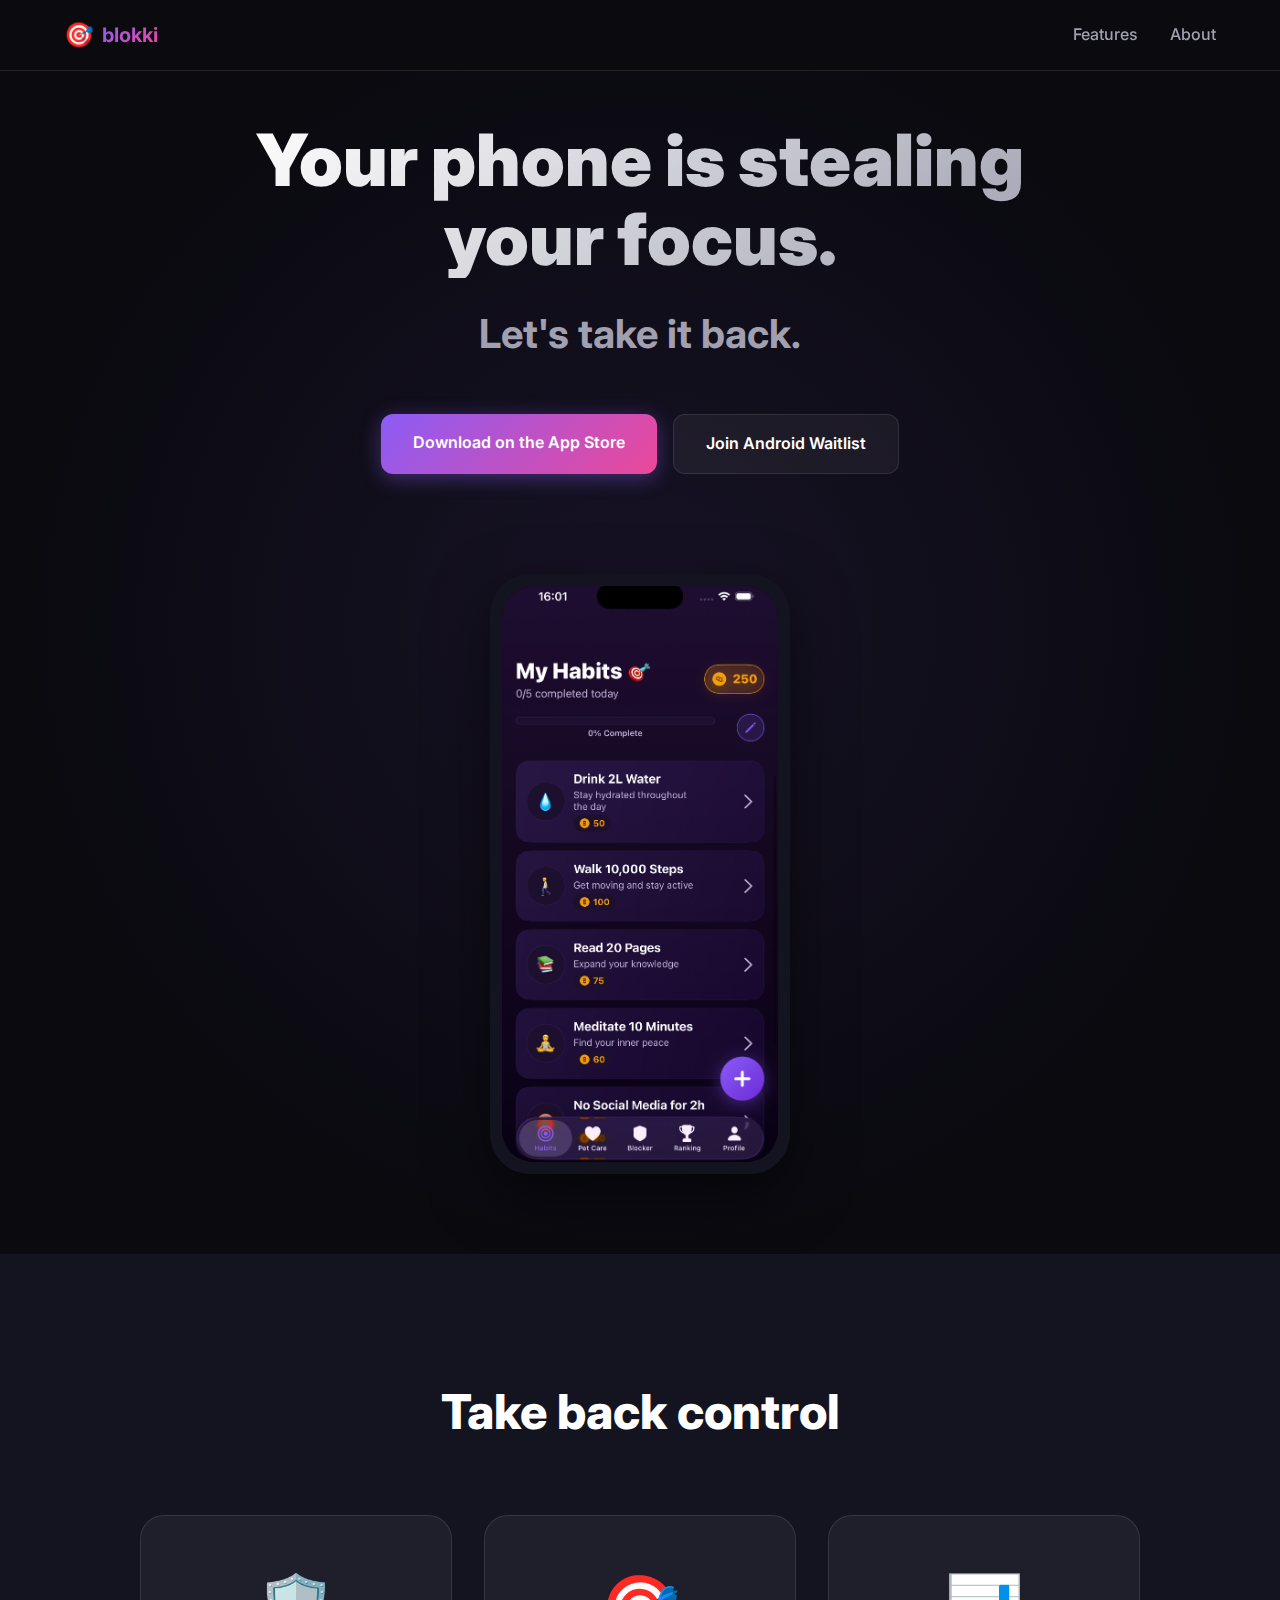
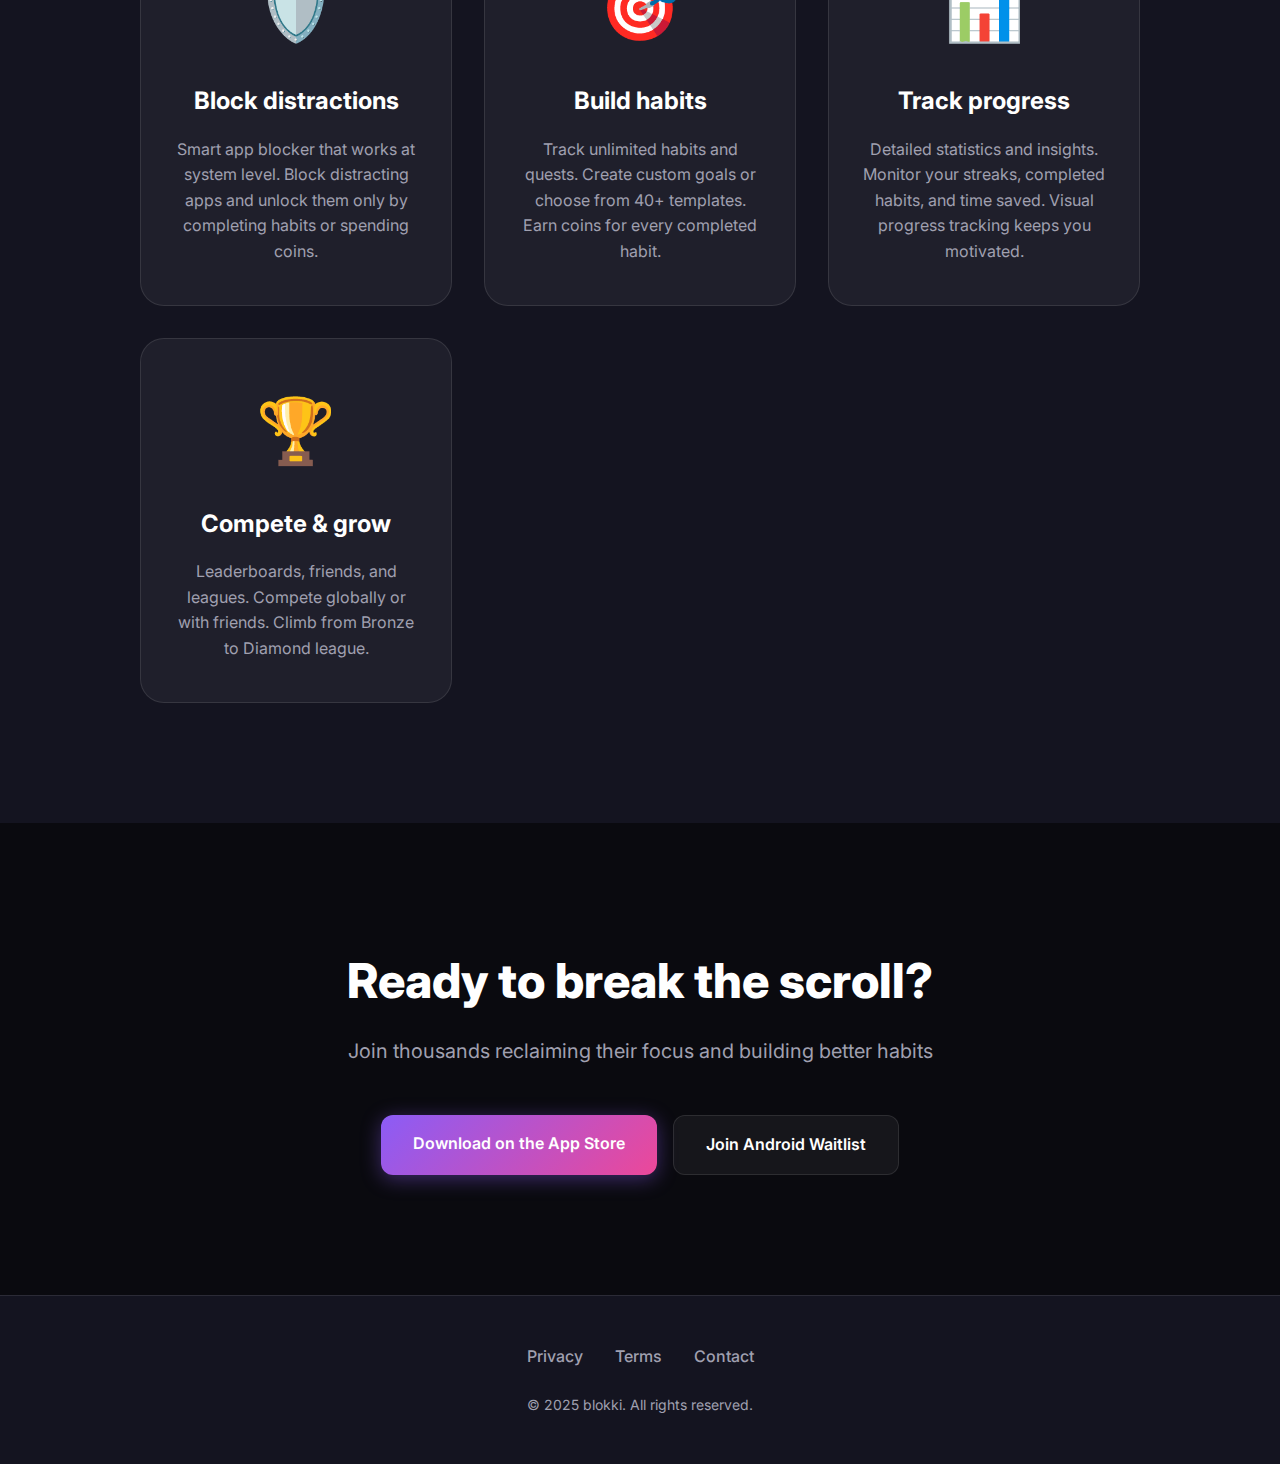
<file: index.html>
<!DOCTYPE html>
<html lang="en">
<head>
    <meta charset="UTF-8">
    <meta name="viewport" content="width=device-width, initial-scale=1.0">
    <title>Blokki - Take Back Control of Your Time</title>
    <link rel="stylesheet" href="styles.css">
    <link rel="preconnect" href="https://fonts.googleapis.com">
    <link rel="preconnect" href="https://fonts.gstatic.com" crossorigin>
    <link href="https://fonts.googleapis.com/css2?family=Inter:wght@400;500;600;700;800;900&display=swap" rel="stylesheet">
</head>
<body>
    <header>
        <nav class="nav">
            <div class="nav-container">
                <div class="logo">
                    <a href="index.html" style="text-decoration: none; display: flex; align-items: center; gap: 8px;">
                        <span class="logo-icon">🎯</span>
                        <span class="logo-text">blokki</span>
                    </a>
                </div>
                <div class="nav-links">
                    <a href="#features">Features</a>
                    <a href="#about">About</a>
                </div>
            </div>
        </nav>
    </header>

    <main>
        <!-- Hero Section -->
        <section class="hero">
            <div class="hero-content">
                <h1 class="hero-title">
                    Your phone is stealing your focus.
                </h1>
                <h2 class="hero-subtitle">
                    Let's take it back.
                </h2>
                <div class="hero-cta">
                    <a href="https://apps.apple.com/app/blokki" class="btn btn-primary" target="_blank">
                        Download on the App Store
                    </a>
                    <a href="#waitlist" class="btn btn-secondary">
                        Join Android Waitlist
                    </a>
                </div>
            </div>
            <div class="hero-image">
                <div class="phone-mockup">
                    <div class="phone-screen">
                        <img src="screenshot.png" alt="Blokki App Screenshot" class="app-screenshot">
                    </div>
                </div>
            </div>
        </section>

        <!-- Features Section -->
        <section id="features" class="features">
            <div class="container">
                <h2 class="section-title">Take back control</h2>
                
                <div class="features-grid">
                    <div class="feature-card">
                        <div class="feature-icon">🛡️</div>
                        <h3 class="feature-title">Block distractions</h3>
                        <p class="feature-description">
                            Smart app blocker that works at system level. Block distracting apps and unlock them only by completing habits or spending coins.
                        </p>
                    </div>

                    <div class="feature-card">
                        <div class="feature-icon">🎯</div>
                        <h3 class="feature-title">Build habits</h3>
                        <p class="feature-description">
                            Track unlimited habits and quests. Create custom goals or choose from 40+ templates. Earn coins for every completed habit.
                        </p>
                    </div>

                    <div class="feature-card">
                        <div class="feature-icon">📊</div>
                        <h3 class="feature-title">Track progress</h3>
                        <p class="feature-description">
                            Detailed statistics and insights. Monitor your streaks, completed habits, and time saved. Visual progress tracking keeps you motivated.
                        </p>
                    </div>

                    <div class="feature-card">
                        <div class="feature-icon">🏆</div>
                        <h3 class="feature-title">Compete & grow</h3>
                        <p class="feature-description">
                            Leaderboards, friends, and leagues. Compete globally or with friends. Climb from Bronze to Diamond league.
                        </p>
                    </div>
                </div>
            </div>
        </section>

        <!-- CTA Section -->
        <section class="cta-section">
            <div class="container">
                <h2 class="cta-title">Ready to break the scroll?</h2>
                <p class="cta-subtitle">Join thousands reclaiming their focus and building better habits</p>
                <div class="cta-buttons">
                    <a href="https://apps.apple.com/app/blokki" class="btn btn-primary" target="_blank">
                        Download on the App Store
                    </a>
                    <a href="#waitlist" class="btn btn-secondary">
                        Join Android Waitlist
                    </a>
                </div>
            </div>
        </section>
    </main>

    <footer class="footer">
        <div class="container">
            <div class="footer-content">
                <div class="footer-links">
                    <a href="privacy.html">Privacy</a>
                    <a href="terms.html">Terms</a>
                    <a href="contact.html">Contact</a>
                </div>
                <div class="footer-copyright">
                    <p>© 2025 blokki. All rights reserved.</p>
                </div>
            </div>
        </div>
    </footer>
</body>
</html>
</file>
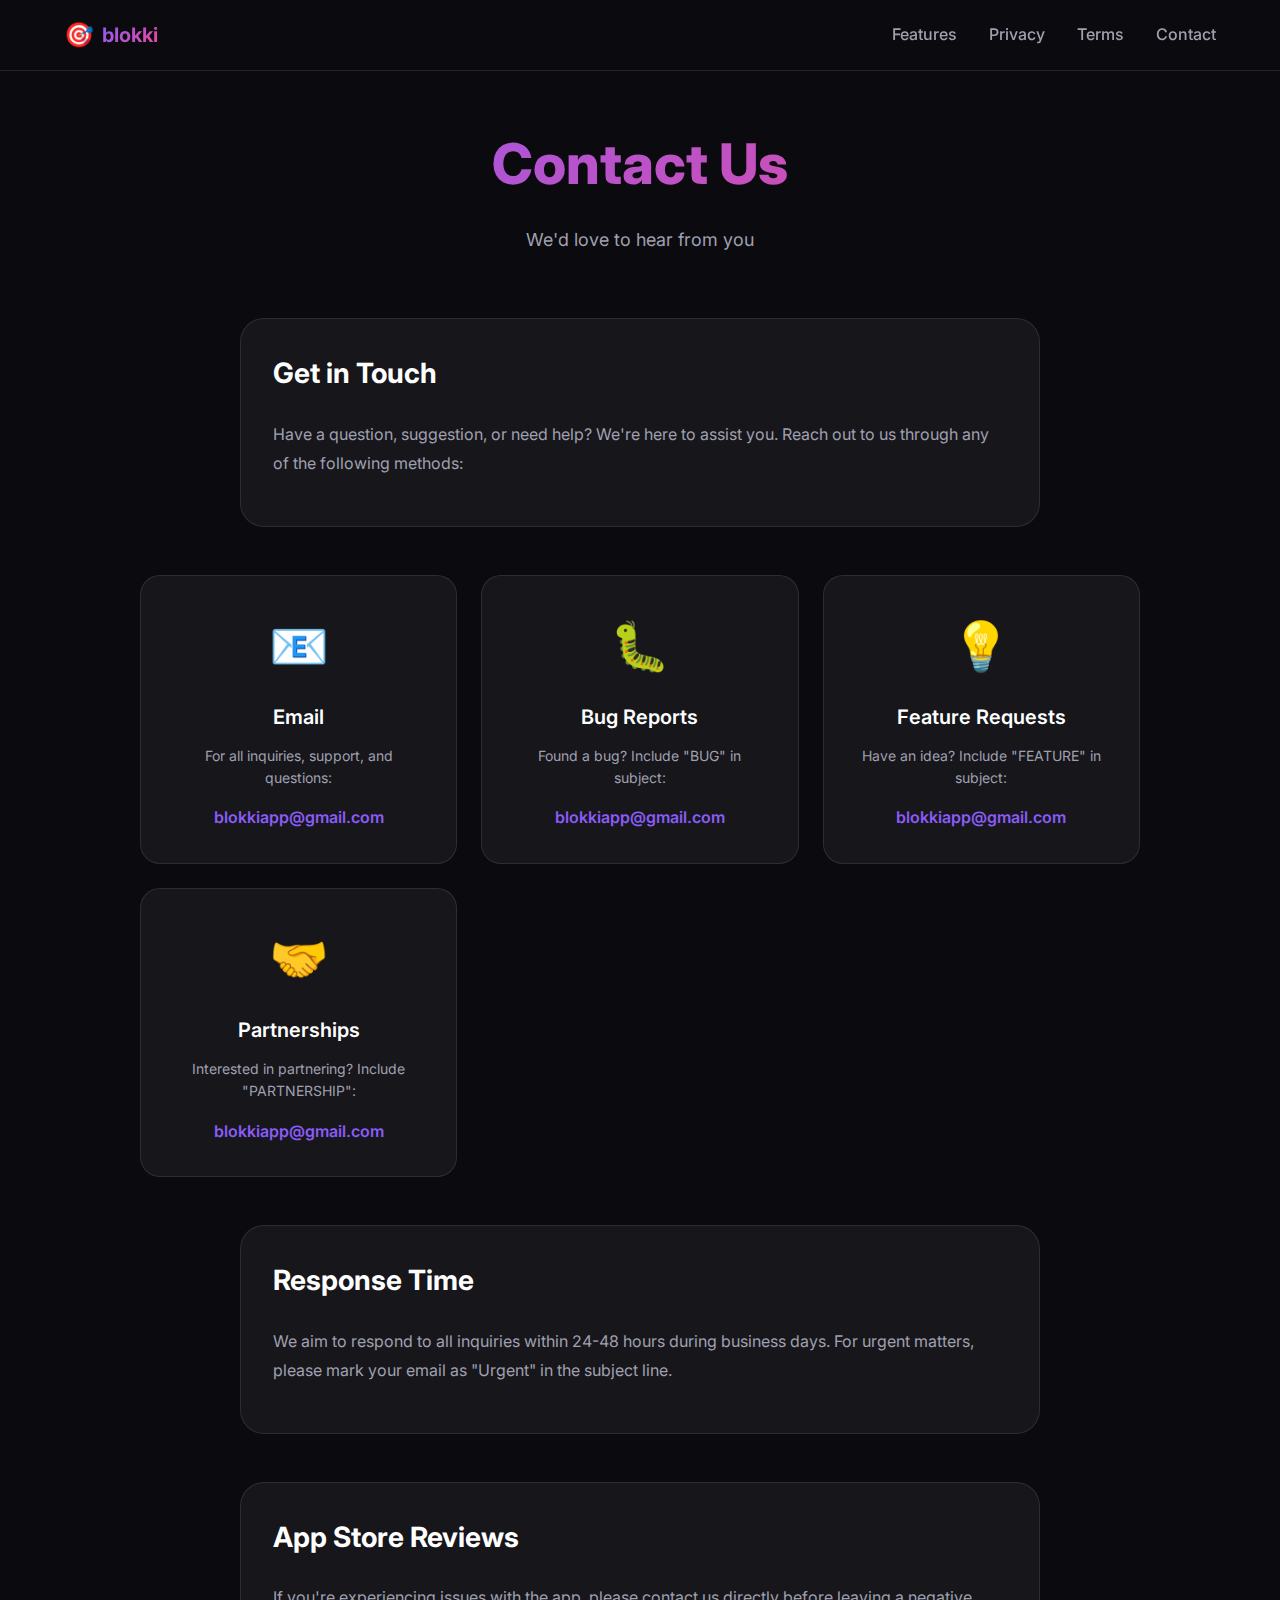
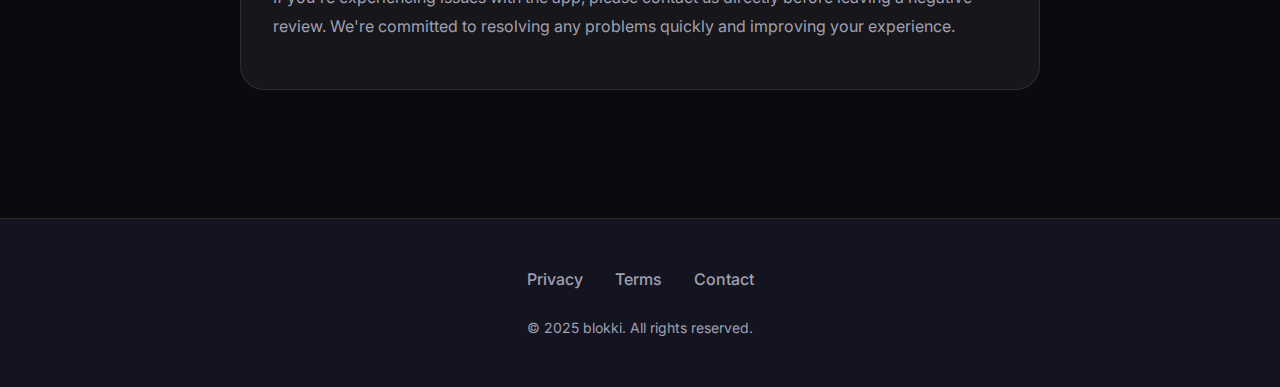
<file: contact.html>
<!DOCTYPE html>
<html lang="en">
<head>
    <meta charset="UTF-8">
    <meta name="viewport" content="width=device-width, initial-scale=1.0">
    <title>Contact Us - Blokki</title>
    <link rel="stylesheet" href="styles.css">
    <link rel="preconnect" href="https://fonts.googleapis.com">
    <link rel="preconnect" href="https://fonts.gstatic.com" crossorigin>
    <link href="https://fonts.googleapis.com/css2?family=Inter:wght@400;500;600;700;800;900&display=swap" rel="stylesheet">
</head>
<body>
    <header>
        <nav class="nav">
            <div class="nav-container">
                <div class="logo">
                    <a href="index.html" style="text-decoration: none; display: flex; align-items: center; gap: 8px;">
                        <span class="logo-icon">🎯</span>
                        <span class="logo-text">blokki</span>
                    </a>
                </div>
                <div class="nav-links">
                    <a href="index.html#features">Features</a>
                    <a href="privacy.html">Privacy</a>
                    <a href="terms.html">Terms</a>
                    <a href="contact.html">Contact</a>
                </div>
            </div>
        </nav>
    </header>

    <main>
        <section class="page-content">
            <div class="container">
                <div class="page-header">
                    <h1>Contact Us</h1>
                    <p class="page-subtitle">We'd love to hear from you</p>
                </div>

                <div class="content-section">
                    <h2>Get in Touch</h2>
                    <p>
                        Have a question, suggestion, or need help? We're here to assist you. Reach out to us through any of the following methods:
                    </p>
                </div>

                <div class="contact-grid">
                    <div class="contact-card">
                        <div class="contact-icon">📧</div>
                        <h3>Email</h3>
                        <p>For all inquiries, support, and questions:</p>
                        <a href="mailto:blokkiapp@gmail.com" class="contact-link">blokkiapp@gmail.com</a>
                    </div>

                    <div class="contact-card">
                        <div class="contact-icon">🐛</div>
                        <h3>Bug Reports</h3>
                        <p>Found a bug? Include "BUG" in subject:</p>
                        <a href="mailto:blokkiapp@gmail.com?subject=BUG%20Report" class="contact-link">blokkiapp@gmail.com</a>
                    </div>

                    <div class="contact-card">
                        <div class="contact-icon">💡</div>
                        <h3>Feature Requests</h3>
                        <p>Have an idea? Include "FEATURE" in subject:</p>
                        <a href="mailto:blokkiapp@gmail.com?subject=FEATURE%20Request" class="contact-link">blokkiapp@gmail.com</a>
                    </div>

                    <div class="contact-card">
                        <div class="contact-icon">🤝</div>
                        <h3>Partnerships</h3>
                        <p>Interested in partnering? Include "PARTNERSHIP":</p>
                        <a href="mailto:blokkiapp@gmail.com?subject=PARTNERSHIP" class="contact-link">blokkiapp@gmail.com</a>
                    </div>
                </div>

                <div class="content-section">
                    <h2>Response Time</h2>
                    <p>
                        We aim to respond to all inquiries within 24-48 hours during business days. For urgent matters, please mark your email as "Urgent" in the subject line.
                    </p>
                </div>


                <div class="content-section">
                    <h2>App Store Reviews</h2>
                    <p>
                        If you're experiencing issues with the app, please contact us directly before leaving a negative review. We're committed to resolving any problems quickly and improving your experience.
                    </p>
                </div>
            </div>
        </section>
    </main>

    <footer class="footer">
        <div class="container">
            <div class="footer-content">
                <div class="footer-links">
                    <a href="privacy.html">Privacy</a>
                    <a href="terms.html">Terms</a>
                    <a href="contact.html">Contact</a>
                </div>
                <div class="footer-copyright">
                    <p>© 2025 blokki. All rights reserved.</p>
                </div>
            </div>
        </div>
    </footer>
</body>
</html>
</file>
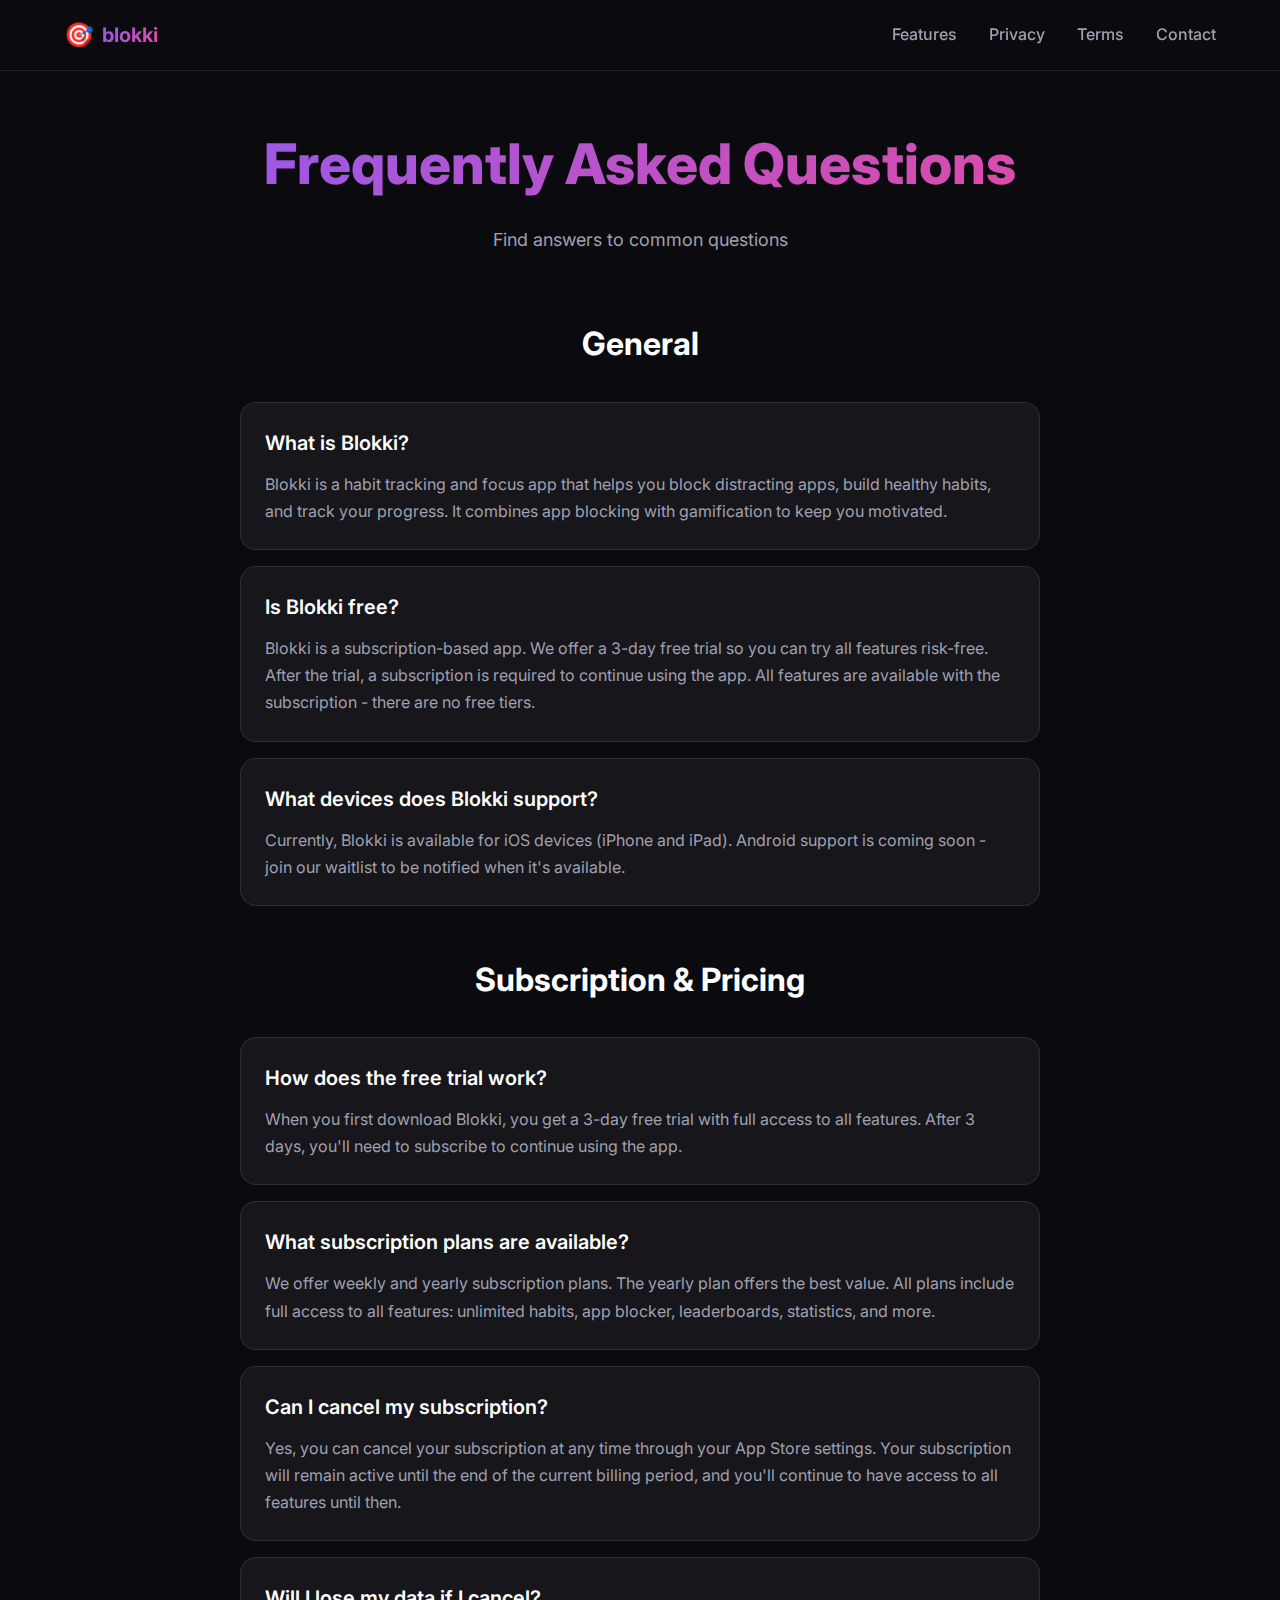
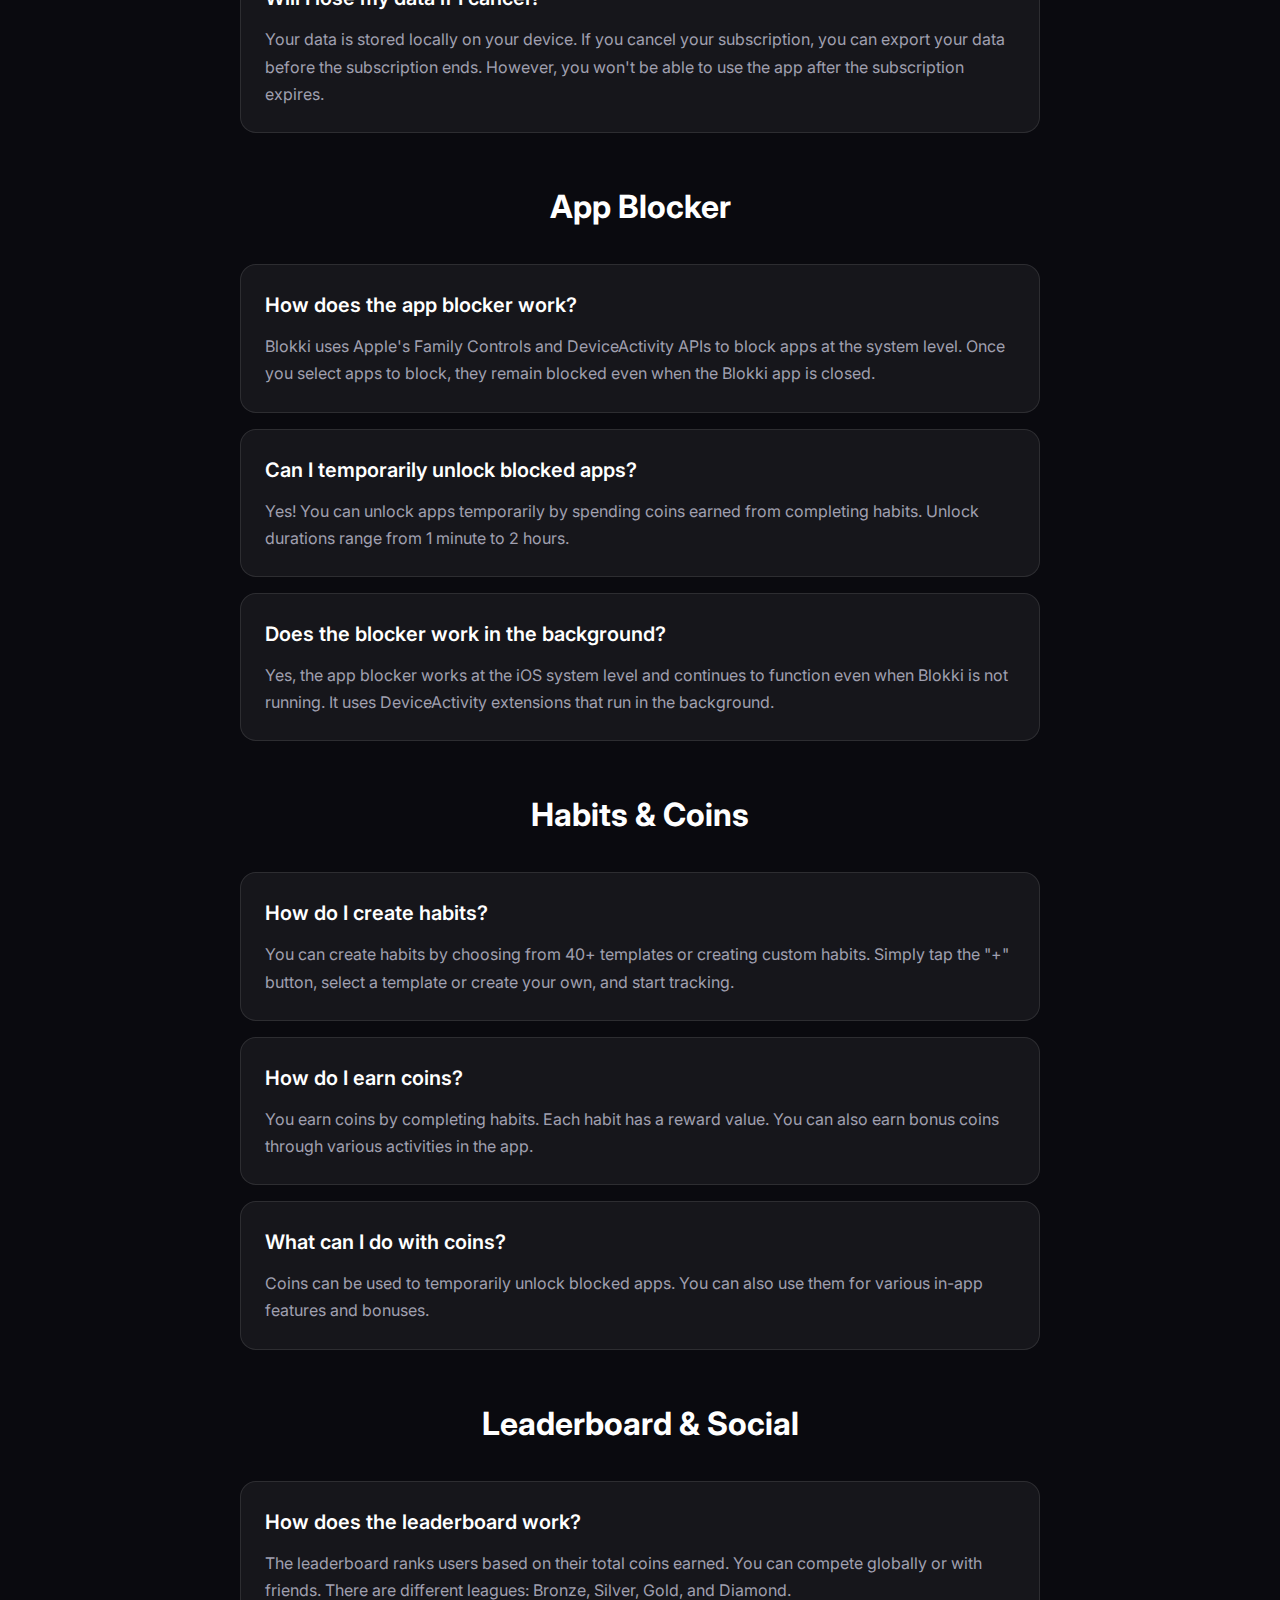
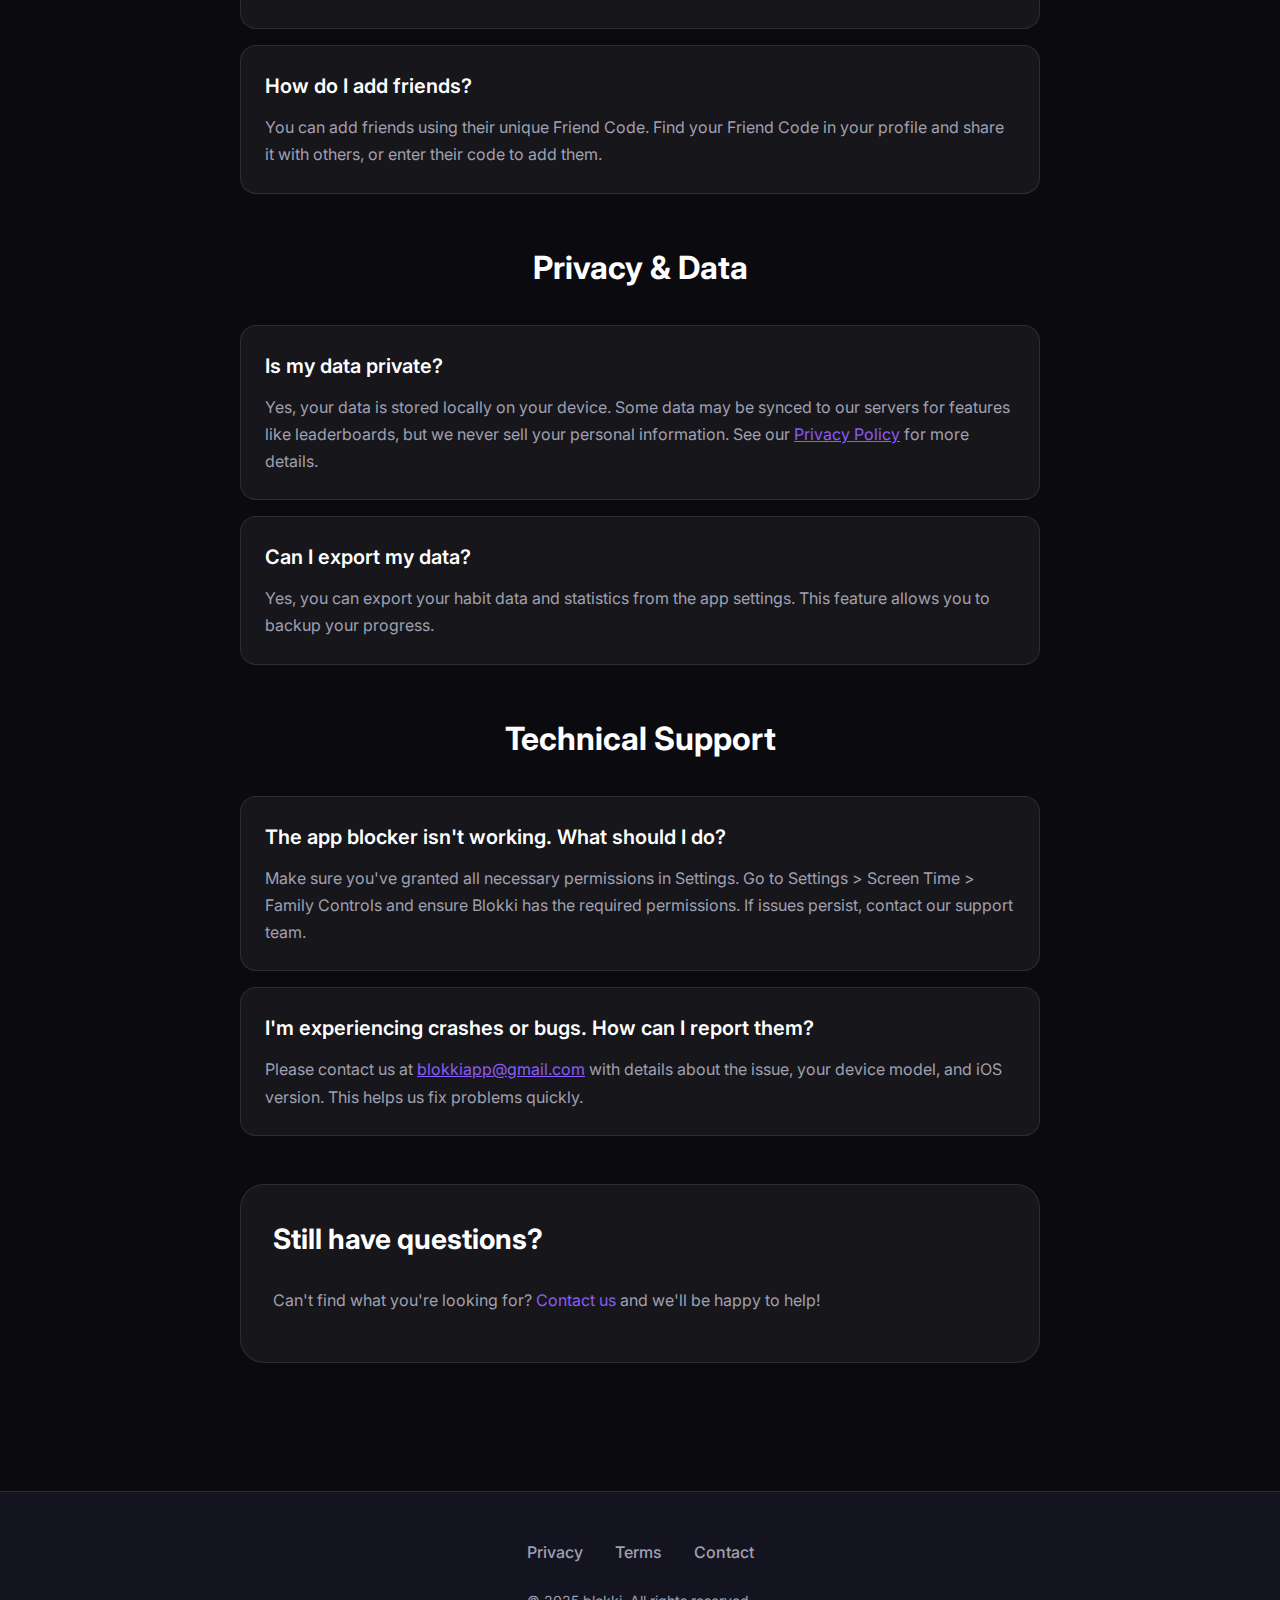
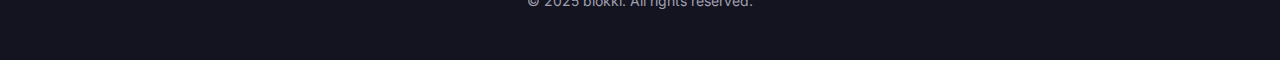
<file: faq.html>
<!DOCTYPE html>
<html lang="en">
<head>
    <meta charset="UTF-8">
    <meta name="viewport" content="width=device-width, initial-scale=1.0">
    <title>FAQ - Blokki</title>
    <link rel="stylesheet" href="styles.css">
    <link rel="preconnect" href="https://fonts.googleapis.com">
    <link rel="preconnect" href="https://fonts.gstatic.com" crossorigin>
    <link href="https://fonts.googleapis.com/css2?family=Inter:wght@400;500;600;700;800;900&display=swap" rel="stylesheet">
</head>
<body>
    <header>
        <nav class="nav">
            <div class="nav-container">
                <div class="logo">
                    <a href="index.html" style="text-decoration: none; display: flex; align-items: center; gap: 8px;">
                        <span class="logo-icon">🎯</span>
                        <span class="logo-text">blokki</span>
                    </a>
                </div>
                <div class="nav-links">
                    <a href="index.html#features">Features</a>
                    <a href="privacy.html">Privacy</a>
                    <a href="terms.html">Terms</a>
                    <a href="contact.html">Contact</a>
                </div>
            </div>
        </nav>
    </header>

    <main>
        <section class="page-content">
            <div class="container">
                <div class="page-header">
                    <h1>Frequently Asked Questions</h1>
                    <p class="page-subtitle">Find answers to common questions</p>
                </div>

                <div class="faq-section">
                    <h2>General</h2>
                    
                    <div class="faq-item">
                        <h3>What is Blokki?</h3>
                        <p>
                            Blokki is a habit tracking and focus app that helps you block distracting apps, build healthy habits, and track your progress. It combines app blocking with gamification to keep you motivated.
                        </p>
                    </div>

                    <div class="faq-item">
                        <h3>Is Blokki free?</h3>
                        <p>
                            Blokki is a subscription-based app. We offer a 3-day free trial so you can try all features risk-free. After the trial, a subscription is required to continue using the app. All features are available with the subscription - there are no free tiers.
                        </p>
                    </div>

                    <div class="faq-item">
                        <h3>What devices does Blokki support?</h3>
                        <p>
                            Currently, Blokki is available for iOS devices (iPhone and iPad). Android support is coming soon - join our waitlist to be notified when it's available.
                        </p>
                    </div>
                </div>

                <div class="faq-section">
                    <h2>Subscription & Pricing</h2>
                    
                    <div class="faq-item">
                        <h3>How does the free trial work?</h3>
                        <p>
                            When you first download Blokki, you get a 3-day free trial with full access to all features. After 3 days, you'll need to subscribe to continue using the app.
                        </p>
                    </div>

                    <div class="faq-item">
                        <h3>What subscription plans are available?</h3>
                        <p>
                            We offer weekly and yearly subscription plans. The yearly plan offers the best value. All plans include full access to all features: unlimited habits, app blocker, leaderboards, statistics, and more.
                        </p>
                    </div>

                    <div class="faq-item">
                        <h3>Can I cancel my subscription?</h3>
                        <p>
                            Yes, you can cancel your subscription at any time through your App Store settings. Your subscription will remain active until the end of the current billing period, and you'll continue to have access to all features until then.
                        </p>
                    </div>

                    <div class="faq-item">
                        <h3>Will I lose my data if I cancel?</h3>
                        <p>
                            Your data is stored locally on your device. If you cancel your subscription, you can export your data before the subscription ends. However, you won't be able to use the app after the subscription expires.
                        </p>
                    </div>
                </div>

                <div class="faq-section">
                    <h2>App Blocker</h2>
                    
                    <div class="faq-item">
                        <h3>How does the app blocker work?</h3>
                        <p>
                            Blokki uses Apple's Family Controls and DeviceActivity APIs to block apps at the system level. Once you select apps to block, they remain blocked even when the Blokki app is closed.
                        </p>
                    </div>

                    <div class="faq-item">
                        <h3>Can I temporarily unlock blocked apps?</h3>
                        <p>
                            Yes! You can unlock apps temporarily by spending coins earned from completing habits. Unlock durations range from 1 minute to 2 hours.
                        </p>
                    </div>

                    <div class="faq-item">
                        <h3>Does the blocker work in the background?</h3>
                        <p>
                            Yes, the app blocker works at the iOS system level and continues to function even when Blokki is not running. It uses DeviceActivity extensions that run in the background.
                        </p>
                    </div>
                </div>

                <div class="faq-section">
                    <h2>Habits & Coins</h2>
                    
                    <div class="faq-item">
                        <h3>How do I create habits?</h3>
                        <p>
                            You can create habits by choosing from 40+ templates or creating custom habits. Simply tap the "+" button, select a template or create your own, and start tracking.
                        </p>
                    </div>

                    <div class="faq-item">
                        <h3>How do I earn coins?</h3>
                        <p>
                            You earn coins by completing habits. Each habit has a reward value. You can also earn bonus coins through various activities in the app.
                        </p>
                    </div>

                    <div class="faq-item">
                        <h3>What can I do with coins?</h3>
                        <p>
                            Coins can be used to temporarily unlock blocked apps. You can also use them for various in-app features and bonuses.
                        </p>
                    </div>
                </div>

                <div class="faq-section">
                    <h2>Leaderboard & Social</h2>
                    
                    <div class="faq-item">
                        <h3>How does the leaderboard work?</h3>
                        <p>
                            The leaderboard ranks users based on their total coins earned. You can compete globally or with friends. There are different leagues: Bronze, Silver, Gold, and Diamond.
                        </p>
                    </div>

                    <div class="faq-item">
                        <h3>How do I add friends?</h3>
                        <p>
                            You can add friends using their unique Friend Code. Find your Friend Code in your profile and share it with others, or enter their code to add them.
                        </p>
                    </div>
                </div>

                <div class="faq-section">
                    <h2>Privacy & Data</h2>
                    
                    <div class="faq-item">
                        <h3>Is my data private?</h3>
                        <p>
                            Yes, your data is stored locally on your device. Some data may be synced to our servers for features like leaderboards, but we never sell your personal information. See our <a href="privacy.html" style="color: var(--accent-primary);">Privacy Policy</a> for more details.
                        </p>
                    </div>

                    <div class="faq-item">
                        <h3>Can I export my data?</h3>
                        <p>
                            Yes, you can export your habit data and statistics from the app settings. This feature allows you to backup your progress.
                        </p>
                    </div>
                </div>

                <div class="faq-section">
                    <h2>Technical Support</h2>
                    
                    <div class="faq-item">
                        <h3>The app blocker isn't working. What should I do?</h3>
                        <p>
                            Make sure you've granted all necessary permissions in Settings. Go to Settings > Screen Time > Family Controls and ensure Blokki has the required permissions. If issues persist, contact our support team.
                        </p>
                    </div>

                    <div class="faq-item">
                        <h3>I'm experiencing crashes or bugs. How can I report them?</h3>
                        <p>
                            Please contact us at <a href="contact.html" style="color: var(--accent-primary);">blokkiapp@gmail.com</a> with details about the issue, your device model, and iOS version. This helps us fix problems quickly.
                        </p>
                    </div>
                </div>

                <div class="content-section" style="margin-top: 48px;">
                    <h2>Still have questions?</h2>
                    <p>
                        Can't find what you're looking for? <a href="contact.html" style="color: var(--accent-primary);">Contact us</a> and we'll be happy to help!
                    </p>
                </div>
            </div>
        </section>
    </main>

    <footer class="footer">
        <div class="container">
            <div class="footer-content">
                <div class="footer-links">
                    <a href="privacy.html">Privacy</a>
                    <a href="terms.html">Terms</a>
                    <a href="contact.html">Contact</a>
                </div>
                <div class="footer-copyright">
                    <p>© 2025 blokki. All rights reserved.</p>
                </div>
            </div>
        </div>
    </footer>
</body>
</html>
</file>
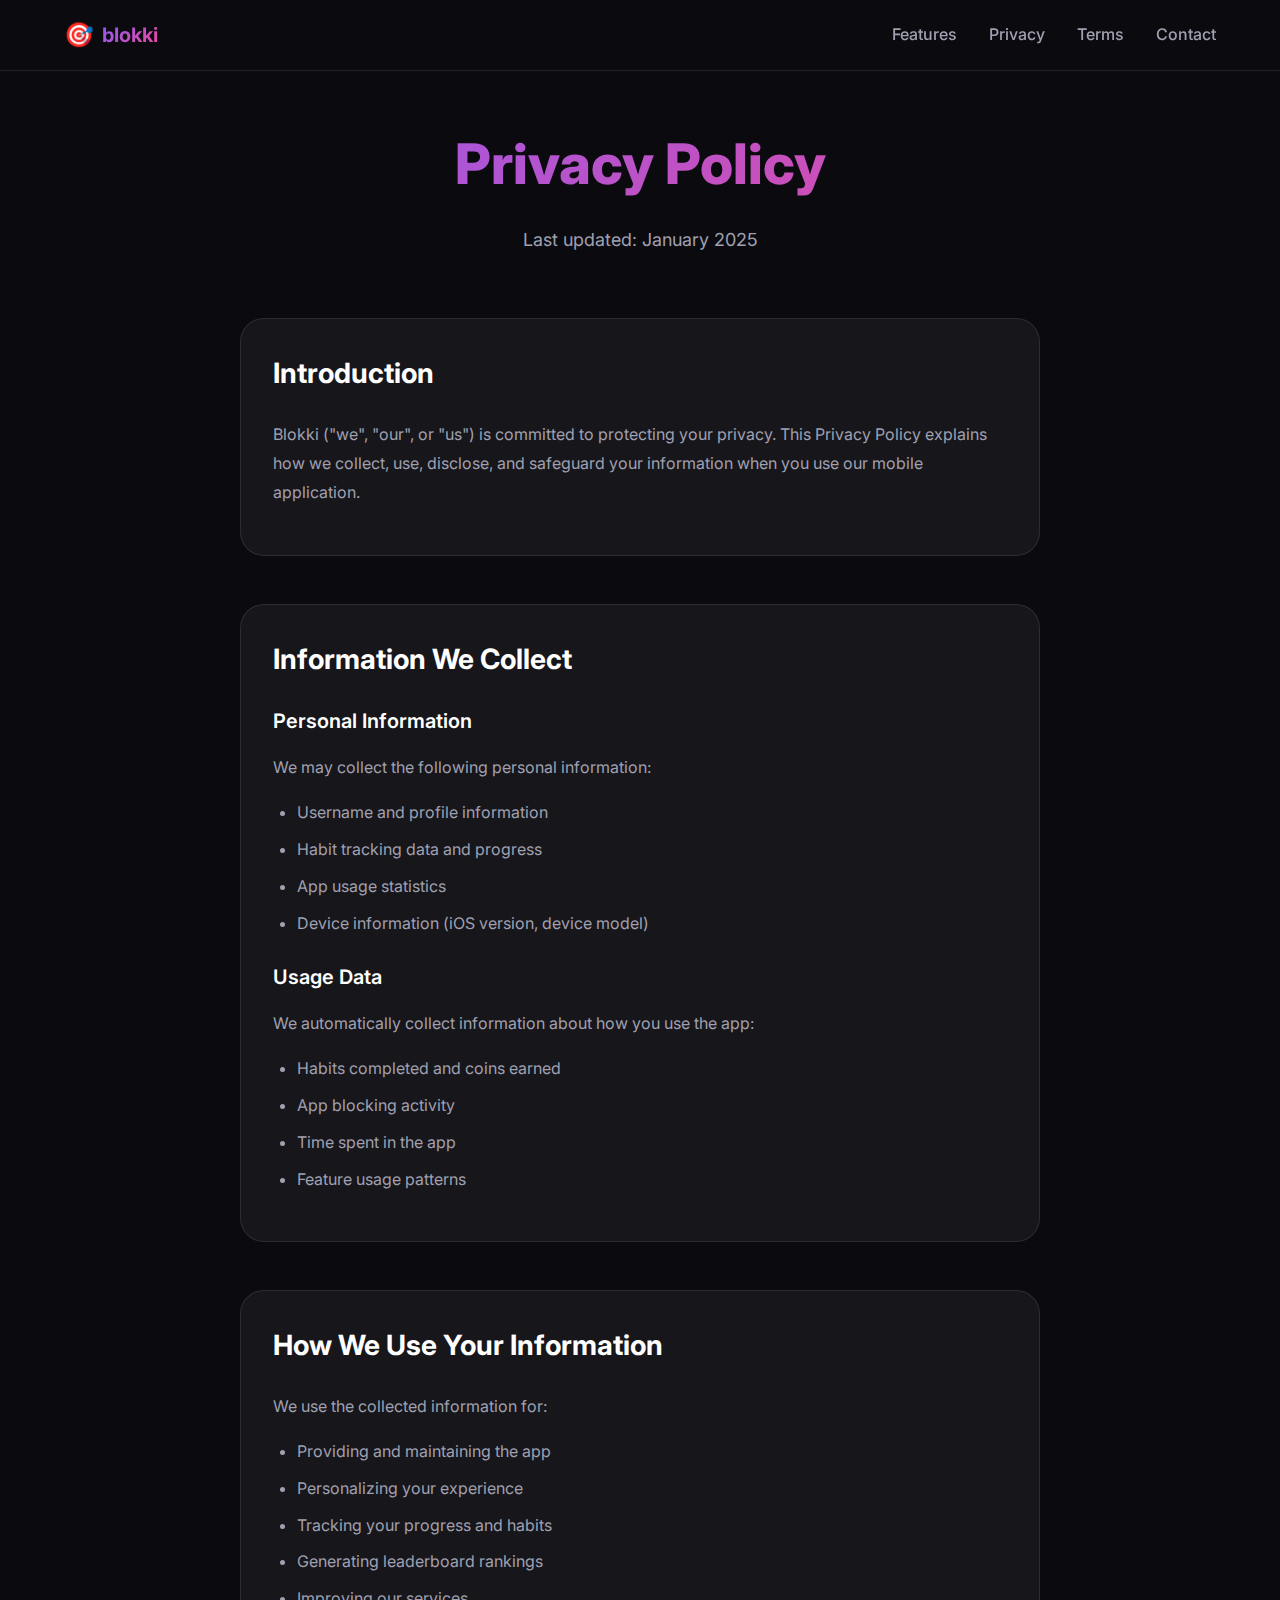
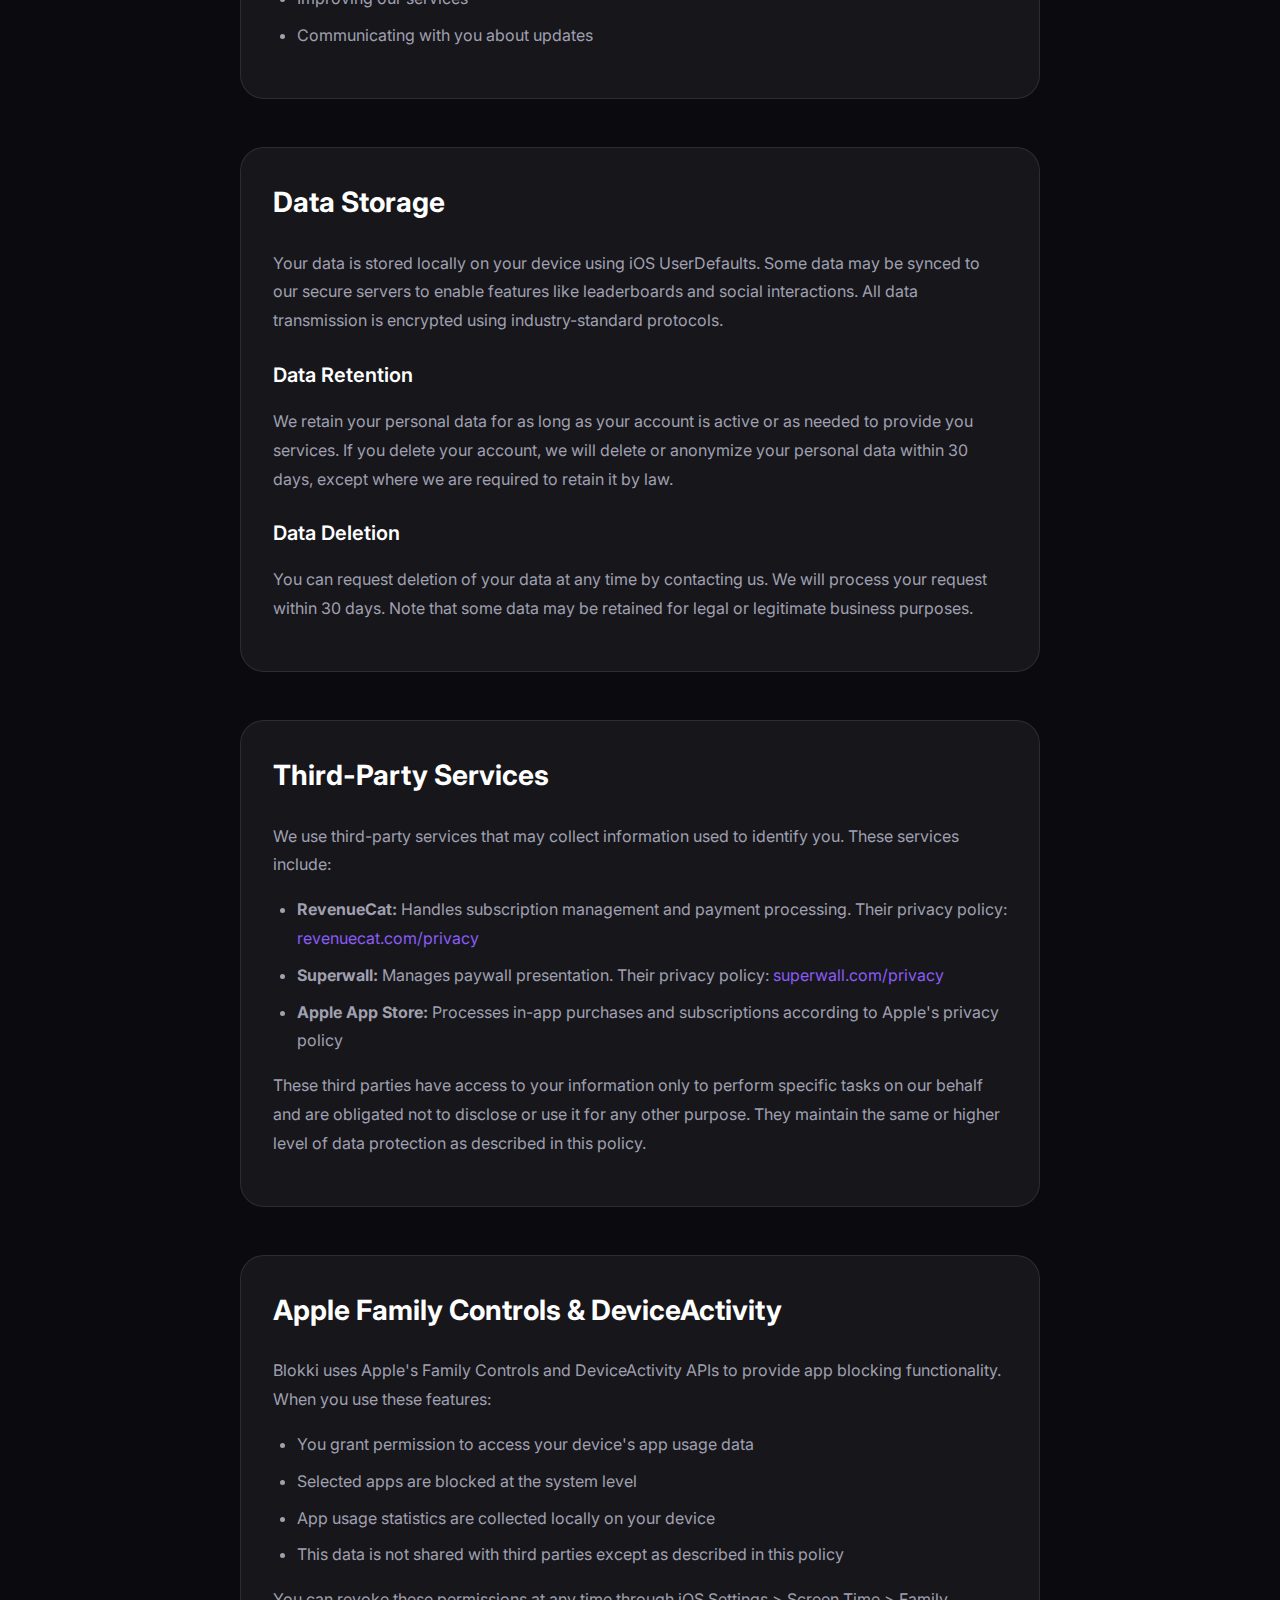
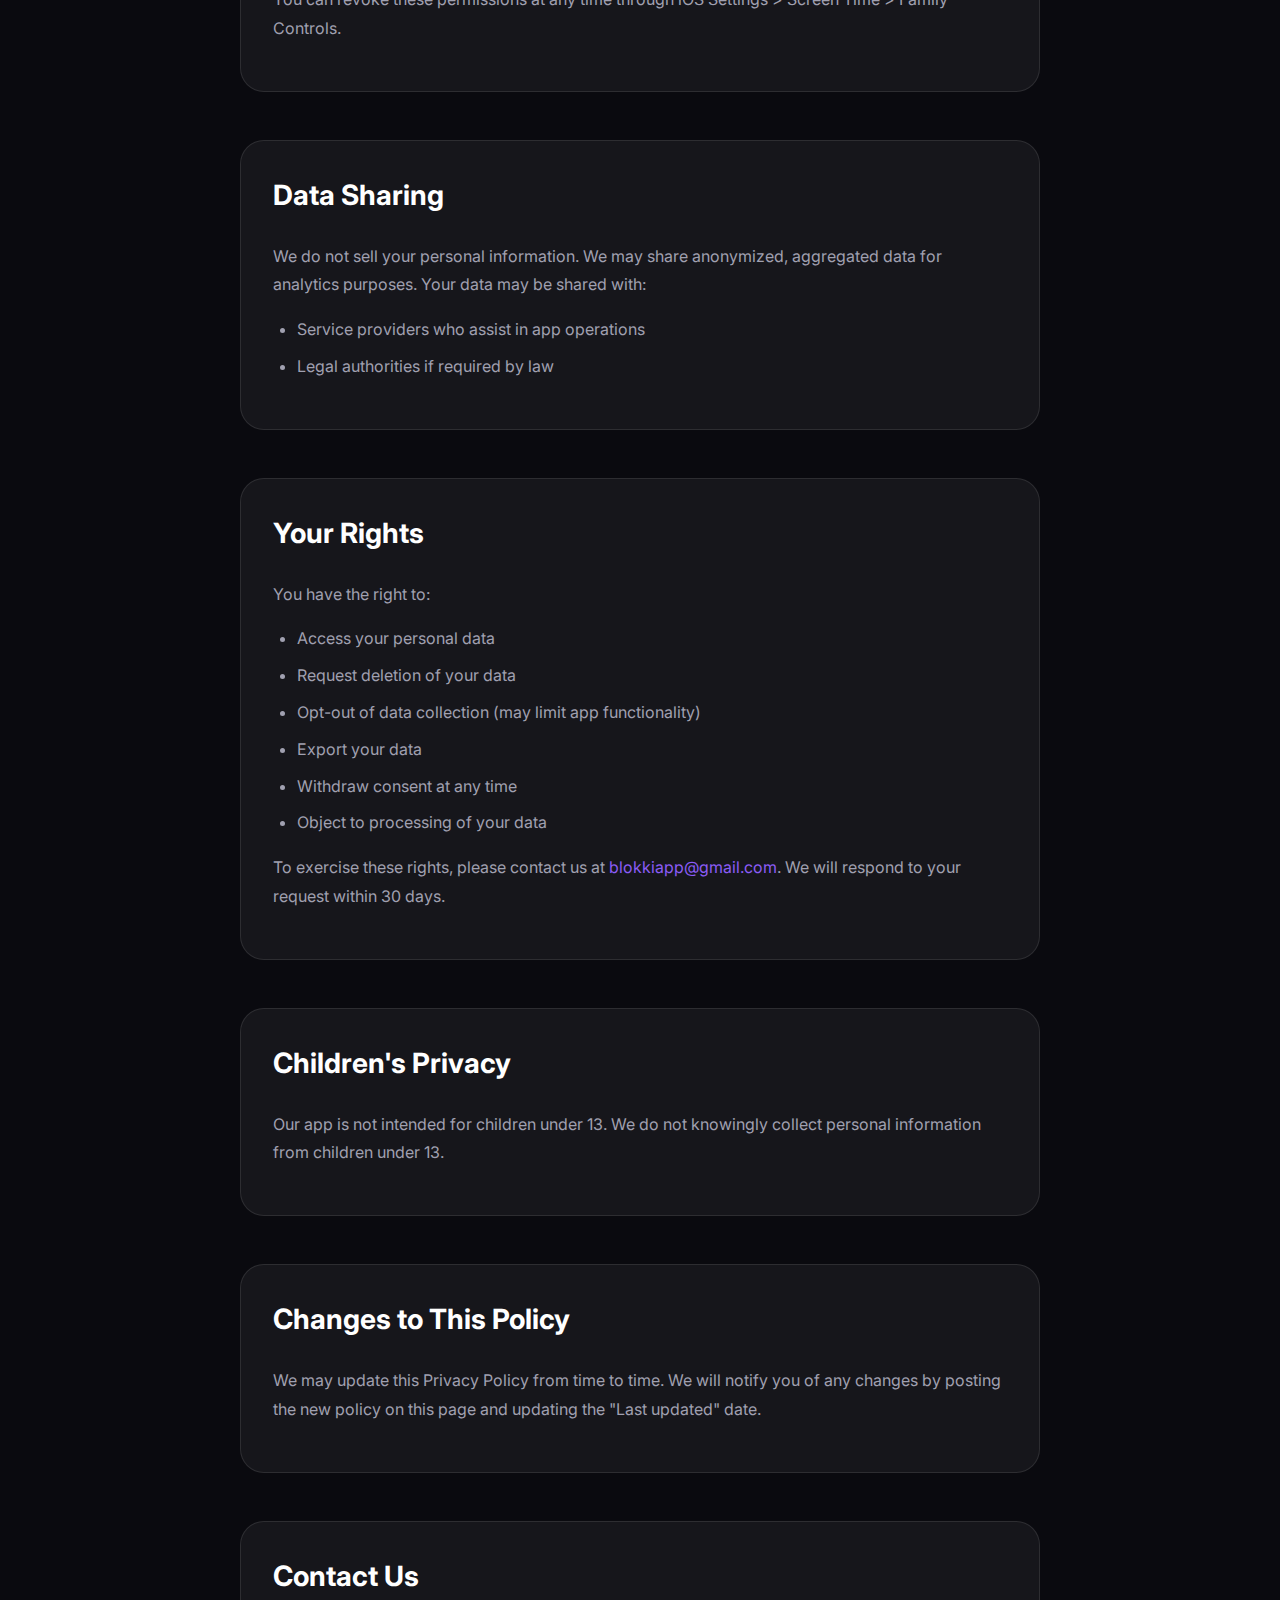
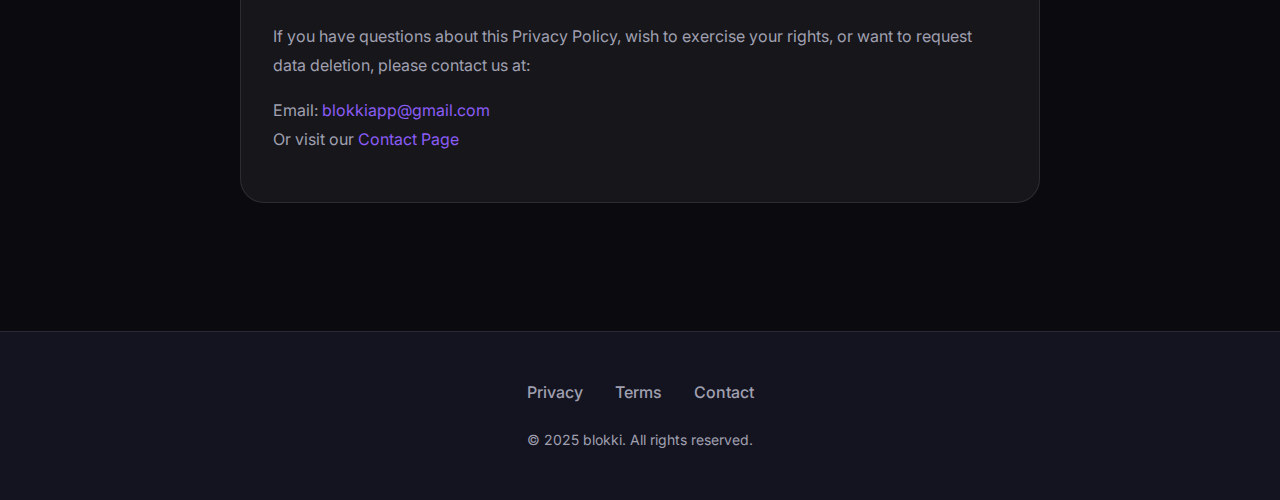
<file: privacy.html>
<!DOCTYPE html>
<html lang="en">
<head>
    <meta charset="UTF-8">
    <meta name="viewport" content="width=device-width, initial-scale=1.0">
    <title>Privacy Policy - Blokki</title>
    <link rel="stylesheet" href="styles.css">
    <link rel="preconnect" href="https://fonts.googleapis.com">
    <link rel="preconnect" href="https://fonts.gstatic.com" crossorigin>
    <link href="https://fonts.googleapis.com/css2?family=Inter:wght@400;500;600;700;800;900&display=swap" rel="stylesheet">
</head>
<body>
    <header>
        <nav class="nav">
            <div class="nav-container">
                <div class="logo">
                    <a href="index.html" style="text-decoration: none; display: flex; align-items: center; gap: 8px;">
                        <span class="logo-icon">🎯</span>
                        <span class="logo-text">blokki</span>
                    </a>
                </div>
                <div class="nav-links">
                    <a href="index.html#features">Features</a>
                    <a href="privacy.html">Privacy</a>
                    <a href="terms.html">Terms</a>
                    <a href="contact.html">Contact</a>
                </div>
            </div>
        </nav>
    </header>

    <main>
        <section class="page-content">
            <div class="container">
                <div class="page-header">
                    <h1>Privacy Policy</h1>
                    <p class="page-subtitle">Last updated: January 2025</p>
                </div>

                <div class="content-section">
                    <h2>Introduction</h2>
                    <p>
                        Blokki ("we", "our", or "us") is committed to protecting your privacy. This Privacy Policy explains how we collect, use, disclose, and safeguard your information when you use our mobile application.
                    </p>
                </div>

                <div class="content-section">
                    <h2>Information We Collect</h2>
                    <h3>Personal Information</h3>
                    <p>We may collect the following personal information:</p>
                    <ul>
                        <li>Username and profile information</li>
                        <li>Habit tracking data and progress</li>
                        <li>App usage statistics</li>
                        <li>Device information (iOS version, device model)</li>
                    </ul>

                    <h3>Usage Data</h3>
                    <p>We automatically collect information about how you use the app:</p>
                    <ul>
                        <li>Habits completed and coins earned</li>
                        <li>App blocking activity</li>
                        <li>Time spent in the app</li>
                        <li>Feature usage patterns</li>
                    </ul>
                </div>

                <div class="content-section">
                    <h2>How We Use Your Information</h2>
                    <p>We use the collected information for:</p>
                    <ul>
                        <li>Providing and maintaining the app</li>
                        <li>Personalizing your experience</li>
                        <li>Tracking your progress and habits</li>
                        <li>Generating leaderboard rankings</li>
                        <li>Improving our services</li>
                        <li>Communicating with you about updates</li>
                    </ul>
                </div>

                <div class="content-section">
                    <h2>Data Storage</h2>
                    <p>
                        Your data is stored locally on your device using iOS UserDefaults. Some data may be synced to our secure servers to enable features like leaderboards and social interactions. All data transmission is encrypted using industry-standard protocols.
                    </p>
                    <h3>Data Retention</h3>
                    <p>
                        We retain your personal data for as long as your account is active or as needed to provide you services. If you delete your account, we will delete or anonymize your personal data within 30 days, except where we are required to retain it by law.
                    </p>
                    <h3>Data Deletion</h3>
                    <p>
                        You can request deletion of your data at any time by contacting us. We will process your request within 30 days. Note that some data may be retained for legal or legitimate business purposes.
                    </p>
                </div>

                <div class="content-section">
                    <h2>Third-Party Services</h2>
                    <p>
                        We use third-party services that may collect information used to identify you. These services include:
                    </p>
                    <ul>
                        <li><strong>RevenueCat:</strong> Handles subscription management and payment processing. Their privacy policy: <a href="https://www.revenuecat.com/privacy" target="_blank" style="color: var(--accent-primary);">revenuecat.com/privacy</a></li>
                        <li><strong>Superwall:</strong> Manages paywall presentation. Their privacy policy: <a href="https://superwall.com/privacy" target="_blank" style="color: var(--accent-primary);">superwall.com/privacy</a></li>
                        <li><strong>Apple App Store:</strong> Processes in-app purchases and subscriptions according to Apple's privacy policy</li>
                    </ul>
                    <p>
                        These third parties have access to your information only to perform specific tasks on our behalf and are obligated not to disclose or use it for any other purpose. They maintain the same or higher level of data protection as described in this policy.
                    </p>
                </div>

                <div class="content-section">
                    <h2>Apple Family Controls & DeviceActivity</h2>
                    <p>
                        Blokki uses Apple's Family Controls and DeviceActivity APIs to provide app blocking functionality. When you use these features:
                    </p>
                    <ul>
                        <li>You grant permission to access your device's app usage data</li>
                        <li>Selected apps are blocked at the system level</li>
                        <li>App usage statistics are collected locally on your device</li>
                        <li>This data is not shared with third parties except as described in this policy</li>
                    </ul>
                    <p>
                        You can revoke these permissions at any time through iOS Settings > Screen Time > Family Controls.
                    </p>
                </div>

                <div class="content-section">
                    <h2>Data Sharing</h2>
                    <p>
                        We do not sell your personal information. We may share anonymized, aggregated data for analytics purposes. Your data may be shared with:
                    </p>
                    <ul>
                        <li>Service providers who assist in app operations</li>
                        <li>Legal authorities if required by law</li>
                    </ul>
                </div>

                <div class="content-section">
                    <h2>Your Rights</h2>
                    <p>You have the right to:</p>
                    <ul>
                        <li>Access your personal data</li>
                        <li>Request deletion of your data</li>
                        <li>Opt-out of data collection (may limit app functionality)</li>
                        <li>Export your data</li>
                        <li>Withdraw consent at any time</li>
                        <li>Object to processing of your data</li>
                    </ul>
                    <p>
                        To exercise these rights, please contact us at <a href="contact.html" style="color: var(--accent-primary);">blokkiapp@gmail.com</a>. We will respond to your request within 30 days.
                    </p>
                </div>

                <div class="content-section">
                    <h2>Children's Privacy</h2>
                    <p>
                        Our app is not intended for children under 13. We do not knowingly collect personal information from children under 13.
                    </p>
                </div>

                <div class="content-section">
                    <h2>Changes to This Policy</h2>
                    <p>
                        We may update this Privacy Policy from time to time. We will notify you of any changes by posting the new policy on this page and updating the "Last updated" date.
                    </p>
                </div>

                <div class="content-section">
                    <h2>Contact Us</h2>
                    <p>
                        If you have questions about this Privacy Policy, wish to exercise your rights, or want to request data deletion, please contact us at:
                    </p>
                    <p>
                        Email: <a href="mailto:blokkiapp@gmail.com" style="color: var(--accent-primary);">blokkiapp@gmail.com</a><br>
                        Or visit our <a href="contact.html" style="color: var(--accent-primary);">Contact Page</a>
                    </p>
                </div>
            </div>
        </section>
    </main>

    <footer class="footer">
        <div class="container">
            <div class="footer-content">
                <div class="footer-links">
                    <a href="privacy.html">Privacy</a>
                    <a href="terms.html">Terms</a>
                    <a href="contact.html">Contact</a>
                </div>
                <div class="footer-copyright">
                    <p>© 2025 blokki. All rights reserved.</p>
                </div>
            </div>
        </div>
    </footer>
</body>
</html>
</file>
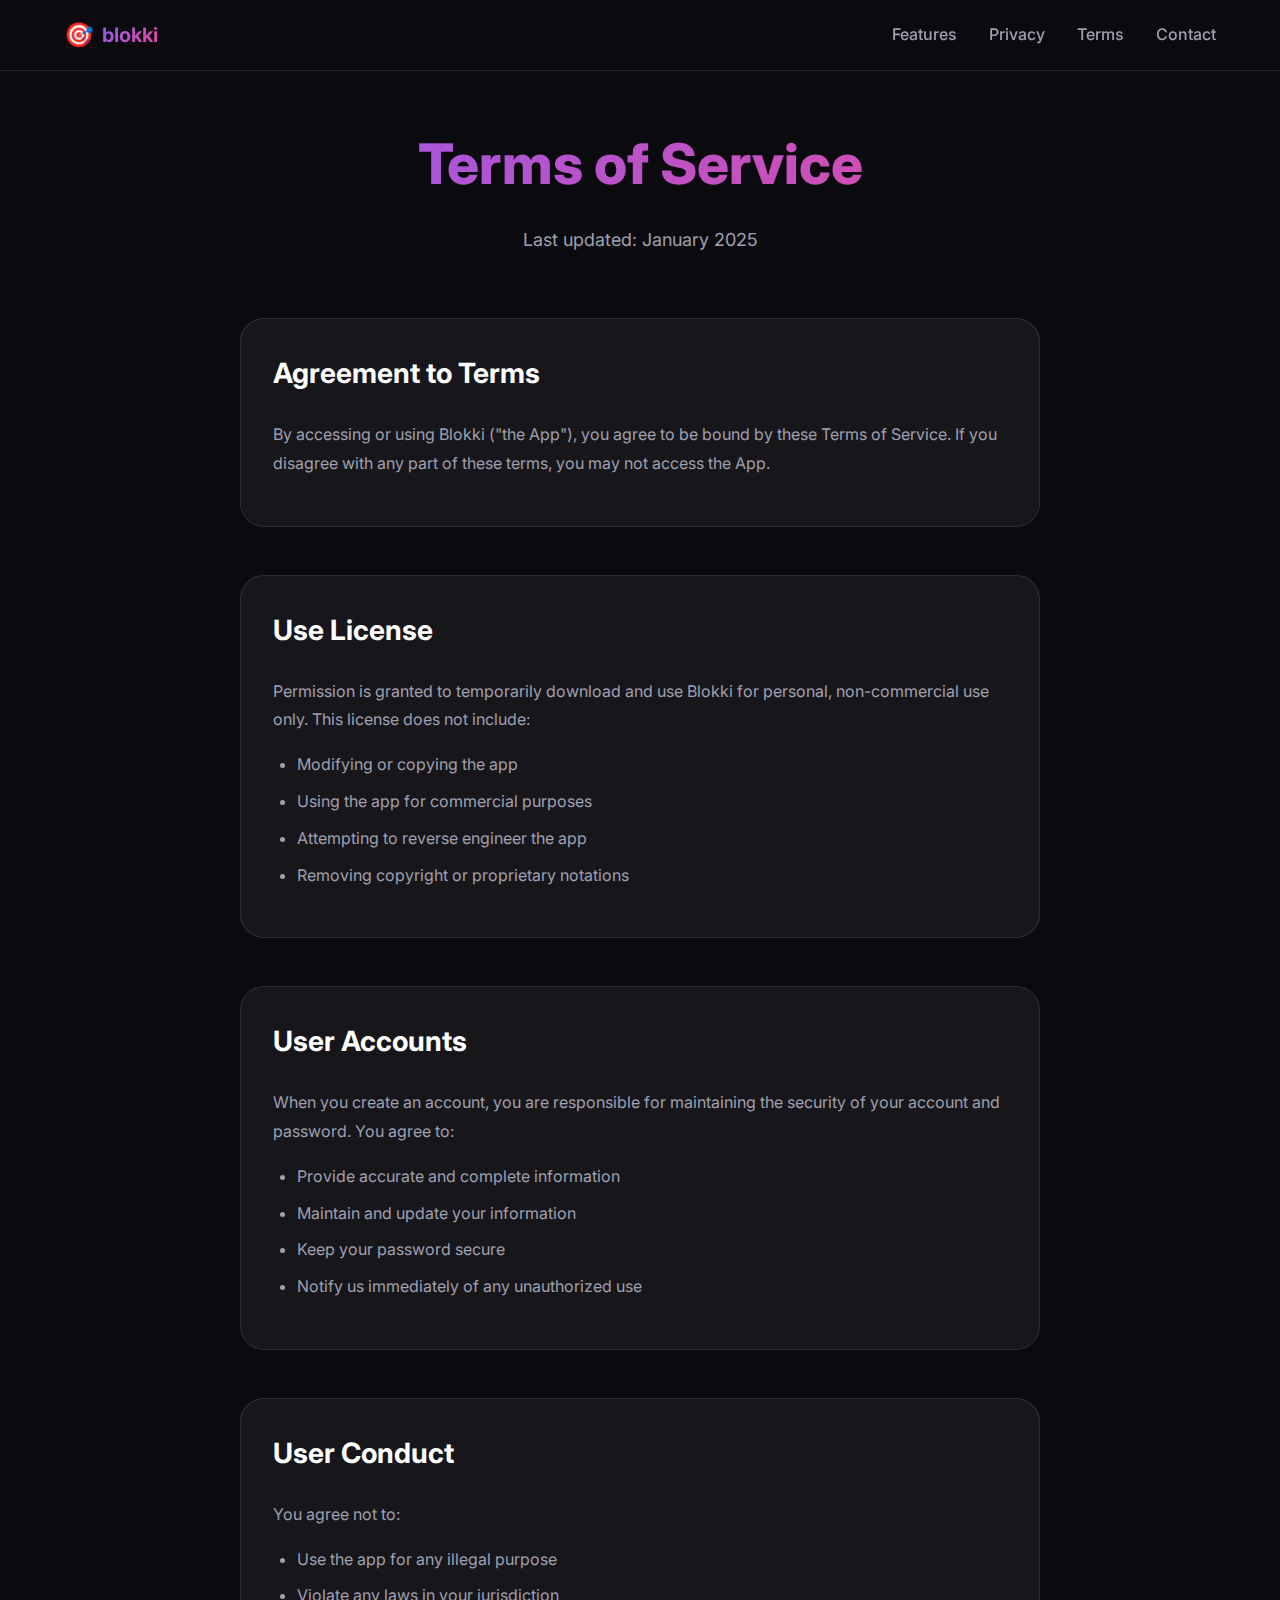
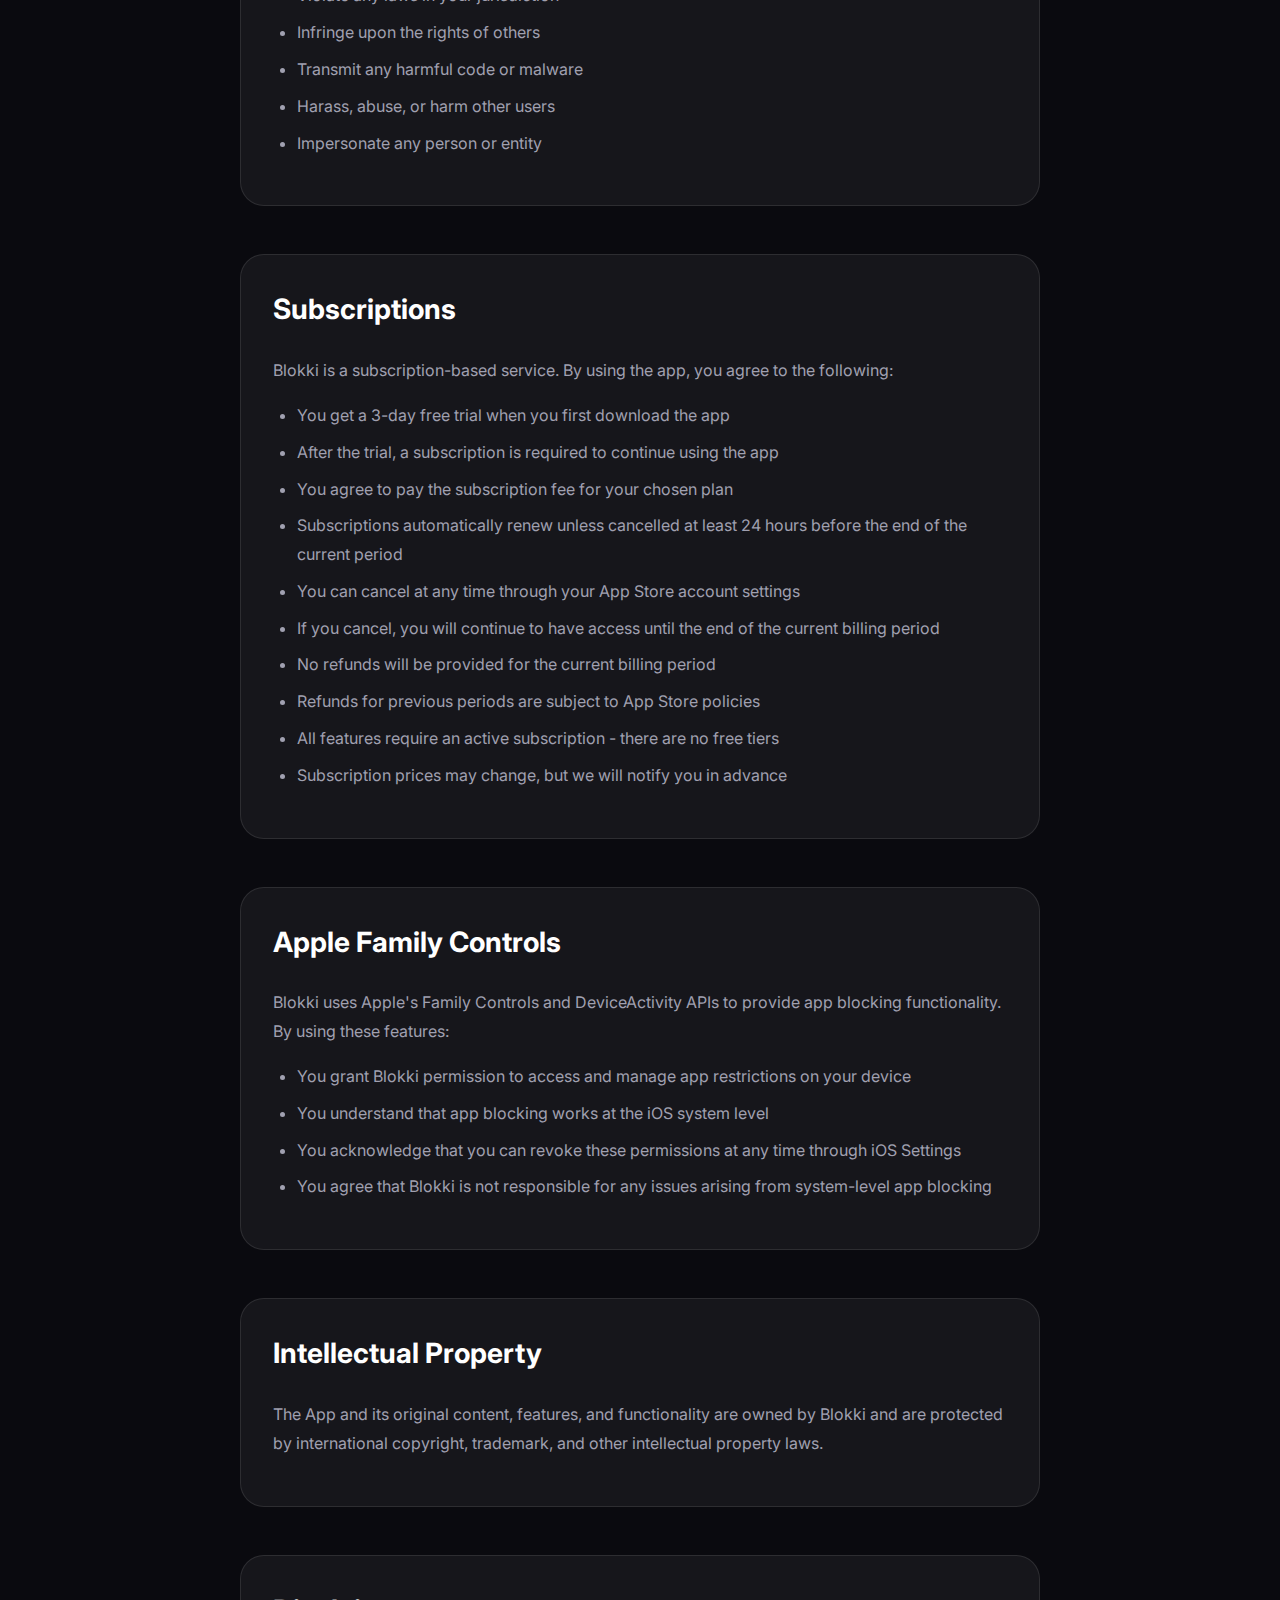
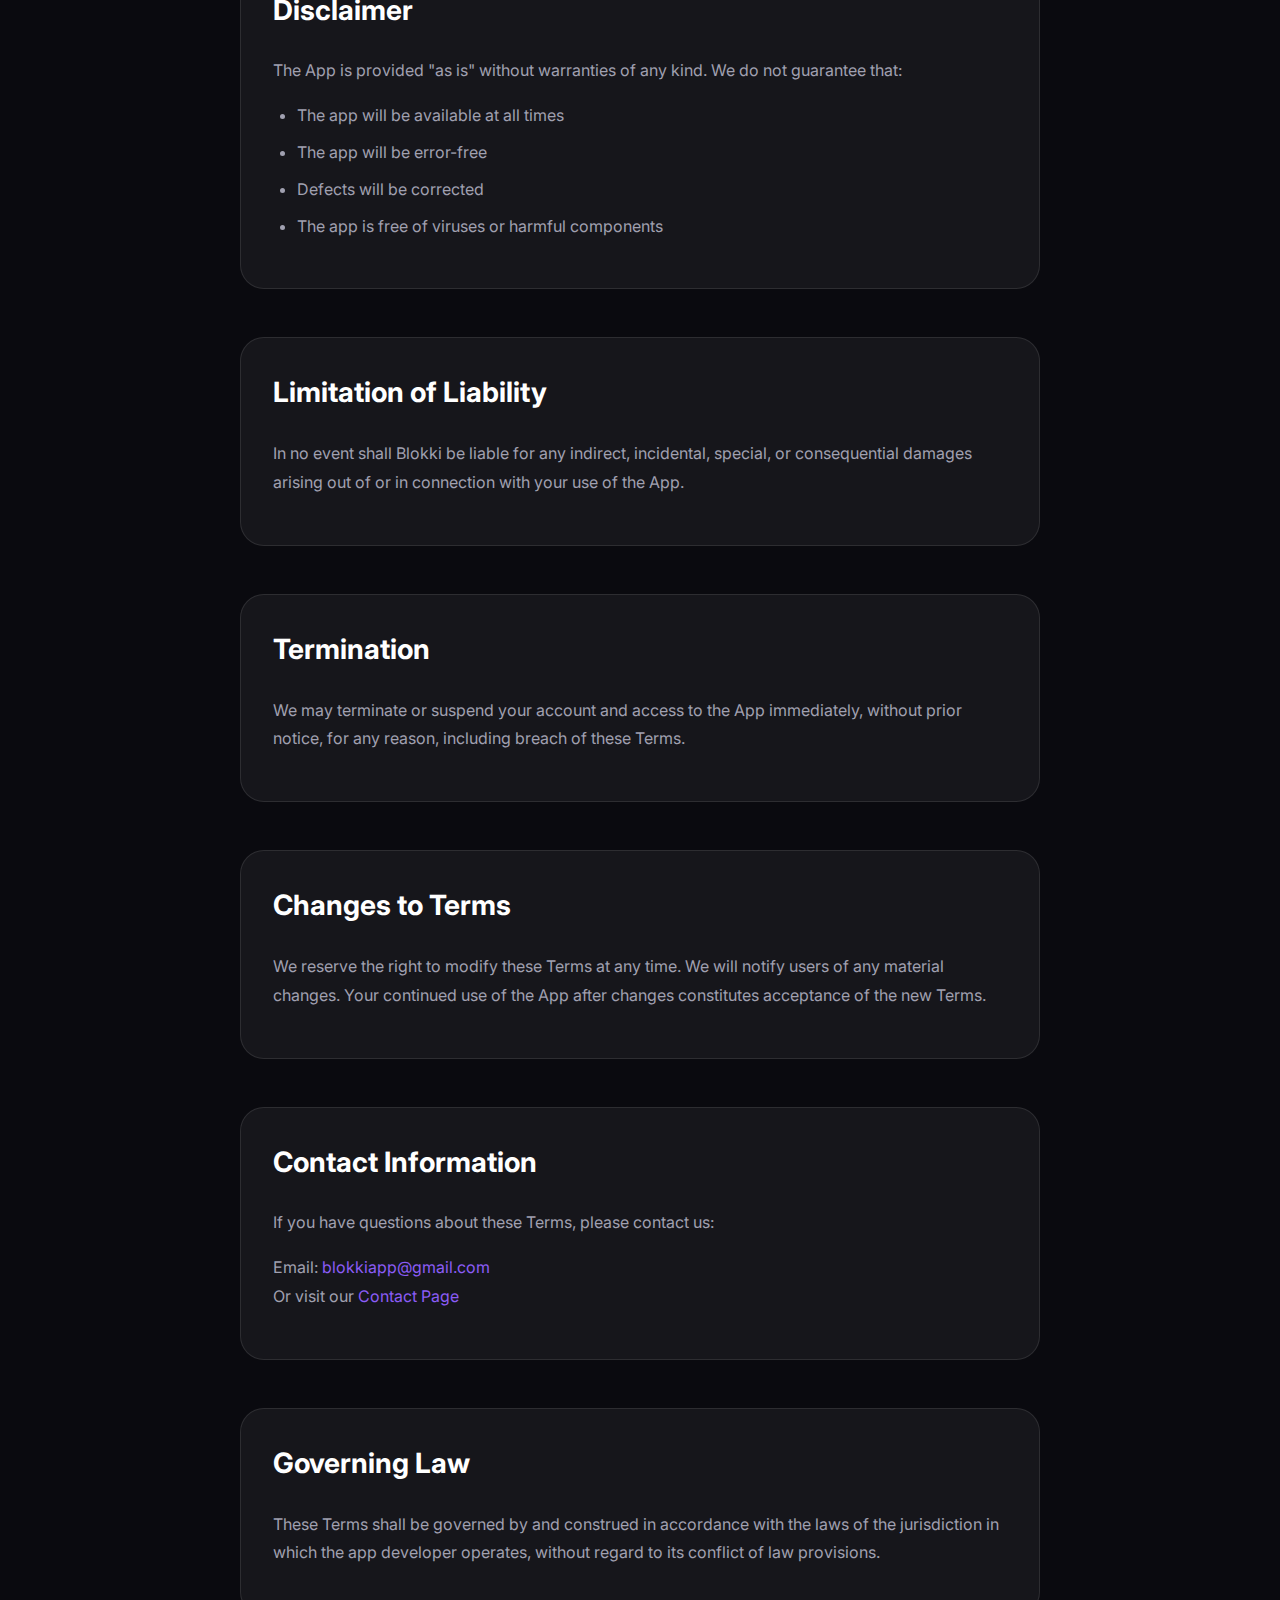
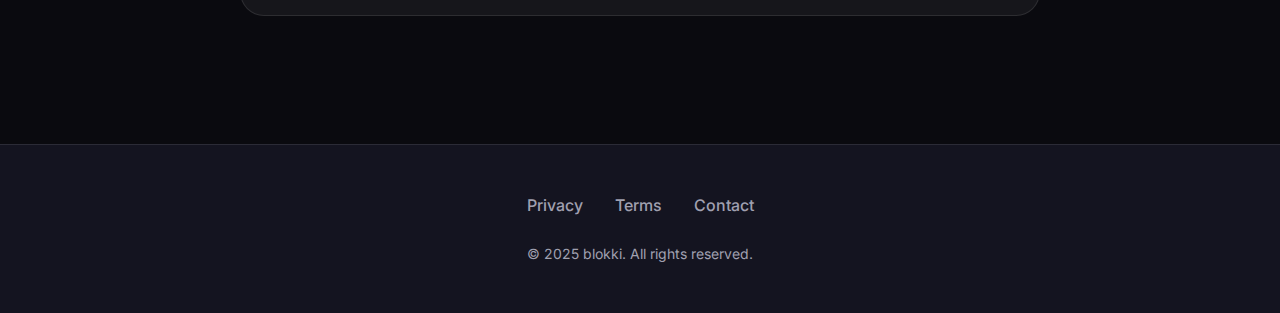
<file: terms.html>
<!DOCTYPE html>
<html lang="en">
<head>
    <meta charset="UTF-8">
    <meta name="viewport" content="width=device-width, initial-scale=1.0">
    <title>Terms of Service - Blokki</title>
    <link rel="stylesheet" href="styles.css">
    <link rel="preconnect" href="https://fonts.googleapis.com">
    <link rel="preconnect" href="https://fonts.gstatic.com" crossorigin>
    <link href="https://fonts.googleapis.com/css2?family=Inter:wght@400;500;600;700;800;900&display=swap" rel="stylesheet">
</head>
<body>
    <header>
        <nav class="nav">
            <div class="nav-container">
                <div class="logo">
                    <a href="index.html" style="text-decoration: none; display: flex; align-items: center; gap: 8px;">
                        <span class="logo-icon">🎯</span>
                        <span class="logo-text">blokki</span>
                    </a>
                </div>
                <div class="nav-links">
                    <a href="index.html#features">Features</a>
                    <a href="privacy.html">Privacy</a>
                    <a href="terms.html">Terms</a>
                    <a href="contact.html">Contact</a>
                </div>
            </div>
        </nav>
    </header>

    <main>
        <section class="page-content">
            <div class="container">
                <div class="page-header">
                    <h1>Terms of Service</h1>
                    <p class="page-subtitle">Last updated: January 2025</p>
                </div>

                <div class="content-section">
                    <h2>Agreement to Terms</h2>
                    <p>
                        By accessing or using Blokki ("the App"), you agree to be bound by these Terms of Service. If you disagree with any part of these terms, you may not access the App.
                    </p>
                </div>

                <div class="content-section">
                    <h2>Use License</h2>
                    <p>
                        Permission is granted to temporarily download and use Blokki for personal, non-commercial use only. This license does not include:
                    </p>
                    <ul>
                        <li>Modifying or copying the app</li>
                        <li>Using the app for commercial purposes</li>
                        <li>Attempting to reverse engineer the app</li>
                        <li>Removing copyright or proprietary notations</li>
                    </ul>
                </div>

                <div class="content-section">
                    <h2>User Accounts</h2>
                    <p>
                        When you create an account, you are responsible for maintaining the security of your account and password. You agree to:
                    </p>
                    <ul>
                        <li>Provide accurate and complete information</li>
                        <li>Maintain and update your information</li>
                        <li>Keep your password secure</li>
                        <li>Notify us immediately of any unauthorized use</li>
                    </ul>
                </div>

                <div class="content-section">
                    <h2>User Conduct</h2>
                    <p>You agree not to:</p>
                    <ul>
                        <li>Use the app for any illegal purpose</li>
                        <li>Violate any laws in your jurisdiction</li>
                        <li>Infringe upon the rights of others</li>
                        <li>Transmit any harmful code or malware</li>
                        <li>Harass, abuse, or harm other users</li>
                        <li>Impersonate any person or entity</li>
                    </ul>
                </div>

                <div class="content-section">
                    <h2>Subscriptions</h2>
                    <p>
                        Blokki is a subscription-based service. By using the app, you agree to the following:
                    </p>
                    <ul>
                        <li>You get a 3-day free trial when you first download the app</li>
                        <li>After the trial, a subscription is required to continue using the app</li>
                        <li>You agree to pay the subscription fee for your chosen plan</li>
                        <li>Subscriptions automatically renew unless cancelled at least 24 hours before the end of the current period</li>
                        <li>You can cancel at any time through your App Store account settings</li>
                        <li>If you cancel, you will continue to have access until the end of the current billing period</li>
                        <li>No refunds will be provided for the current billing period</li>
                        <li>Refunds for previous periods are subject to App Store policies</li>
                        <li>All features require an active subscription - there are no free tiers</li>
                        <li>Subscription prices may change, but we will notify you in advance</li>
                    </ul>
                </div>

                <div class="content-section">
                    <h2>Apple Family Controls</h2>
                    <p>
                        Blokki uses Apple's Family Controls and DeviceActivity APIs to provide app blocking functionality. By using these features:
                    </p>
                    <ul>
                        <li>You grant Blokki permission to access and manage app restrictions on your device</li>
                        <li>You understand that app blocking works at the iOS system level</li>
                        <li>You acknowledge that you can revoke these permissions at any time through iOS Settings</li>
                        <li>You agree that Blokki is not responsible for any issues arising from system-level app blocking</li>
                    </ul>
                </div>

                <div class="content-section">
                    <h2>Intellectual Property</h2>
                    <p>
                        The App and its original content, features, and functionality are owned by Blokki and are protected by international copyright, trademark, and other intellectual property laws.
                    </p>
                </div>

                <div class="content-section">
                    <h2>Disclaimer</h2>
                    <p>
                        The App is provided "as is" without warranties of any kind. We do not guarantee that:
                    </p>
                    <ul>
                        <li>The app will be available at all times</li>
                        <li>The app will be error-free</li>
                        <li>Defects will be corrected</li>
                        <li>The app is free of viruses or harmful components</li>
                    </ul>
                </div>

                <div class="content-section">
                    <h2>Limitation of Liability</h2>
                    <p>
                        In no event shall Blokki be liable for any indirect, incidental, special, or consequential damages arising out of or in connection with your use of the App.
                    </p>
                </div>

                <div class="content-section">
                    <h2>Termination</h2>
                    <p>
                        We may terminate or suspend your account and access to the App immediately, without prior notice, for any reason, including breach of these Terms.
                    </p>
                </div>

                <div class="content-section">
                    <h2>Changes to Terms</h2>
                    <p>
                        We reserve the right to modify these Terms at any time. We will notify users of any material changes. Your continued use of the App after changes constitutes acceptance of the new Terms.
                    </p>
                </div>

                <div class="content-section">
                    <h2>Contact Information</h2>
                    <p>
                        If you have questions about these Terms, please contact us:
                    </p>
                    <p>
                        Email: <a href="mailto:blokkiapp@gmail.com" style="color: var(--accent-primary);">blokkiapp@gmail.com</a><br>
                        Or visit our <a href="contact.html" style="color: var(--accent-primary);">Contact Page</a>
                    </p>
                </div>

                <div class="content-section">
                    <h2>Governing Law</h2>
                    <p>
                        These Terms shall be governed by and construed in accordance with the laws of the jurisdiction in which the app developer operates, without regard to its conflict of law provisions.
                    </p>
                </div>
            </div>
        </section>
    </main>

    <footer class="footer">
        <div class="container">
            <div class="footer-content">
                <div class="footer-links">
                    <a href="privacy.html">Privacy</a>
                    <a href="terms.html">Terms</a>
                    <a href="contact.html">Contact</a>
                </div>
                <div class="footer-copyright">
                    <p>© 2025 blokki. All rights reserved.</p>
                </div>
            </div>
        </div>
    </footer>
</body>
</html>
</file>
<file: styles.css>
/* Reset and Base Styles */
* {
    margin: 0;
    padding: 0;
    box-sizing: border-box;
}

:root {
    --bg-primary: #0a0a0f;
    --bg-secondary: #141420;
    --text-primary: #ffffff;
    --text-secondary: #a0a0b0;
    --accent-primary: #8b5cf6;
    --accent-secondary: #ec4899;
    --accent-gradient: linear-gradient(135deg, #8b5cf6 0%, #ec4899 100%);
    --card-bg: rgba(255, 255, 255, 0.05);
    --border-color: rgba(255, 255, 255, 0.1);
}

body {
    font-family: 'Inter', -apple-system, BlinkMacSystemFont, 'Segoe UI', Roboto, sans-serif;
    background: var(--bg-primary);
    color: var(--text-primary);
    line-height: 1.6;
    overflow-x: hidden;
}

.container {
    max-width: 1200px;
    margin: 0 auto;
    padding: 0 24px;
}

/* Navigation */
.nav {
    position: fixed;
    top: 0;
    left: 0;
    right: 0;
    z-index: 1000;
    background: rgba(10, 10, 15, 0.8);
    backdrop-filter: blur(10px);
    border-bottom: 1px solid var(--border-color);
}

.nav-container {
    max-width: 1200px;
    margin: 0 auto;
    padding: 16px 24px;
    display: flex;
    justify-content: space-between;
    align-items: center;
}

.logo {
    display: flex;
    align-items: center;
    gap: 8px;
    font-size: 20px;
    font-weight: 700;
    color: var(--text-primary);
}

.logo-icon {
    font-size: 24px;
}

.logo-text {
    background: var(--accent-gradient);
    -webkit-background-clip: text;
    -webkit-text-fill-color: transparent;
    background-clip: text;
}

.nav-links {
    display: flex;
    gap: 32px;
}

.nav-links a {
    color: var(--text-secondary);
    text-decoration: none;
    font-weight: 500;
    transition: color 0.3s ease;
}

.nav-links a:hover {
    color: var(--text-primary);
}

/* Hero Section */
.hero {
    min-height: 100vh;
    display: flex;
    flex-direction: column;
    align-items: center;
    justify-content: center;
    padding: 120px 24px 80px;
    text-align: center;
    position: relative;
    overflow: hidden;
}

.hero::before {
    content: '';
    position: absolute;
    top: 0;
    left: 0;
    right: 0;
    bottom: 0;
    background: radial-gradient(circle at 50% 50%, rgba(139, 92, 246, 0.1) 0%, transparent 70%);
    pointer-events: none;
}

.hero-content {
    max-width: 800px;
    z-index: 1;
    margin-bottom: 60px;
}

.hero-title {
    font-size: clamp(36px, 8vw, 72px);
    font-weight: 900;
    line-height: 1.1;
    margin-bottom: 24px;
    background: linear-gradient(135deg, #ffffff 0%, #a0a0b0 100%);
    -webkit-background-clip: text;
    -webkit-text-fill-color: transparent;
    background-clip: text;
}

.hero-subtitle {
    font-size: clamp(24px, 4vw, 40px);
    font-weight: 700;
    margin-bottom: 48px;
    color: var(--text-secondary);
}

.hero-cta {
    display: flex;
    gap: 16px;
    justify-content: center;
    flex-wrap: wrap;
}

/* Buttons */
.btn {
    display: inline-block;
    padding: 16px 32px;
    border-radius: 12px;
    font-weight: 600;
    text-decoration: none;
    transition: all 0.3s ease;
    font-size: 16px;
    border: none;
    cursor: pointer;
}

.btn-primary {
    background: var(--accent-gradient);
    color: var(--text-primary);
    box-shadow: 0 4px 20px rgba(139, 92, 246, 0.4);
}

.btn-primary:hover {
    transform: translateY(-2px);
    box-shadow: 0 6px 30px rgba(139, 92, 246, 0.6);
}

.btn-secondary {
    background: var(--card-bg);
    color: var(--text-primary);
    border: 1px solid var(--border-color);
}

.btn-secondary:hover {
    background: rgba(255, 255, 255, 0.1);
    border-color: var(--accent-primary);
}

/* Hero Image / Phone Mockup */
.hero-image {
    z-index: 1;
    margin-top: 40px;
}

.phone-mockup {
    width: 300px;
    height: 600px;
    background: var(--bg-secondary);
    border-radius: 40px;
    padding: 12px;
    box-shadow: 0 20px 60px rgba(0, 0, 0, 0.5);
    position: relative;
}

.phone-screen {
    width: 100%;
    height: 100%;
    background: var(--bg-primary);
    border-radius: 32px;
    overflow: hidden;
    position: relative;
}

.app-screenshot {
    width: 100%;
    height: 100%;
    object-fit: cover;
    display: block;
}

/* Features Section */
.features {
    padding: 120px 0;
    background: var(--bg-secondary);
}

.section-title {
    font-size: clamp(32px, 5vw, 48px);
    font-weight: 800;
    text-align: center;
    margin-bottom: 64px;
    color: var(--text-primary);
}

.features-grid {
    display: grid;
    grid-template-columns: repeat(auto-fit, minmax(280px, 1fr));
    gap: 32px;
    max-width: 1000px;
    margin: 0 auto;
}

.feature-card {
    background: var(--card-bg);
    border: 1px solid var(--border-color);
    border-radius: 24px;
    padding: 40px 32px;
    text-align: center;
    transition: all 0.3s ease;
}

.feature-card:hover {
    transform: translateY(-8px);
    border-color: var(--accent-primary);
    box-shadow: 0 12px 40px rgba(139, 92, 246, 0.2);
}

.feature-icon {
    font-size: 64px;
    margin-bottom: 24px;
    display: block;
}

.feature-title {
    font-size: 24px;
    font-weight: 700;
    margin-bottom: 16px;
    color: var(--text-primary);
}

.feature-description {
    font-size: 16px;
    line-height: 1.6;
    color: var(--text-secondary);
}

/* CTA Section */
.cta-section {
    padding: 120px 0;
    text-align: center;
    background: var(--bg-primary);
}

.cta-title {
    font-size: clamp(32px, 5vw, 48px);
    font-weight: 800;
    margin-bottom: 16px;
    color: var(--text-primary);
}

.cta-subtitle {
    font-size: 20px;
    color: var(--text-secondary);
    margin-bottom: 48px;
    max-width: 600px;
    margin-left: auto;
    margin-right: auto;
}

.cta-buttons {
    display: flex;
    gap: 16px;
    justify-content: center;
    flex-wrap: wrap;
}

/* Footer */
.footer {
    background: var(--bg-secondary);
    border-top: 1px solid var(--border-color);
    padding: 48px 0;
}

.footer-content {
    display: flex;
    flex-direction: column;
    align-items: center;
    gap: 24px;
}

.footer-links {
    display: flex;
    gap: 32px;
    flex-wrap: wrap;
    justify-content: center;
}

.footer-links a {
    color: var(--text-secondary);
    text-decoration: none;
    font-weight: 500;
    transition: color 0.3s ease;
}

.footer-links a:hover {
    color: var(--text-primary);
}

.footer-copyright {
    color: var(--text-secondary);
    font-size: 14px;
}

/* Page Content Styles */
.page-content {
    padding: 120px 0 80px;
    min-height: calc(100vh - 200px);
}

.page-header {
    text-align: center;
    margin-bottom: 64px;
}

.page-header h1 {
    font-size: clamp(36px, 6vw, 56px);
    font-weight: 800;
    margin-bottom: 16px;
    background: var(--accent-gradient);
    -webkit-background-clip: text;
    -webkit-text-fill-color: transparent;
    background-clip: text;
}

.page-subtitle {
    font-size: 18px;
    color: var(--text-secondary);
}

.content-section {
    max-width: 800px;
    margin: 0 auto 48px;
    padding: 32px;
    background: var(--card-bg);
    border: 1px solid var(--border-color);
    border-radius: 24px;
}

.content-section h2 {
    font-size: 28px;
    font-weight: 700;
    margin-bottom: 24px;
    color: var(--text-primary);
}

.content-section h3 {
    font-size: 20px;
    font-weight: 600;
    margin-top: 24px;
    margin-bottom: 16px;
    color: var(--text-primary);
}

.content-section p {
    font-size: 16px;
    line-height: 1.8;
    color: var(--text-secondary);
    margin-bottom: 16px;
}

.content-section ul {
    margin-left: 24px;
    margin-bottom: 16px;
}

.content-section li {
    font-size: 16px;
    line-height: 1.8;
    color: var(--text-secondary);
    margin-bottom: 8px;
}

.content-section a {
    color: var(--accent-primary);
    text-decoration: none;
    transition: color 0.3s ease;
}

.content-section a:hover {
    color: var(--accent-secondary);
}

/* FAQ Styles */
.faq-section {
    max-width: 800px;
    margin: 0 auto 48px;
}

.faq-section h2 {
    font-size: 32px;
    font-weight: 700;
    margin-bottom: 32px;
    color: var(--text-primary);
    text-align: center;
}

.faq-item {
    background: var(--card-bg);
    border: 1px solid var(--border-color);
    border-radius: 16px;
    padding: 24px;
    margin-bottom: 16px;
    transition: all 0.3s ease;
}

.faq-item:hover {
    border-color: var(--accent-primary);
    transform: translateY(-2px);
}

.faq-item h3 {
    font-size: 20px;
    font-weight: 600;
    margin-bottom: 12px;
    color: var(--text-primary);
}

.faq-item p {
    font-size: 16px;
    line-height: 1.7;
    color: var(--text-secondary);
    margin: 0;
}

/* Contact Styles */
.contact-grid {
    display: grid;
    grid-template-columns: repeat(auto-fit, minmax(250px, 1fr));
    gap: 24px;
    max-width: 1000px;
    margin: 0 auto 48px;
}

.contact-card {
    background: var(--card-bg);
    border: 1px solid var(--border-color);
    border-radius: 20px;
    padding: 32px;
    text-align: center;
    transition: all 0.3s ease;
}

.contact-card:hover {
    transform: translateY(-4px);
    border-color: var(--accent-primary);
    box-shadow: 0 8px 30px rgba(139, 92, 246, 0.2);
}

.contact-icon {
    font-size: 48px;
    margin-bottom: 16px;
}

.contact-card h3 {
    font-size: 20px;
    font-weight: 600;
    margin-bottom: 12px;
    color: var(--text-primary);
}

.contact-card p {
    font-size: 14px;
    color: var(--text-secondary);
    margin-bottom: 16px;
}

.contact-link {
    display: inline-block;
    color: var(--accent-primary);
    text-decoration: none;
    font-weight: 600;
    transition: color 0.3s ease;
}

.contact-link:hover {
    color: var(--accent-secondary);
}

/* Responsive Design */
@media (max-width: 768px) {
    .nav-links {
        display: none;
    }

    .hero {
        padding: 100px 24px 60px;
    }

    .hero-cta {
        flex-direction: column;
        width: 100%;
    }

    .btn {
        width: 100%;
        text-align: center;
    }

    .phone-mockup {
        width: 250px;
        height: 500px;
    }

    .features-grid {
        grid-template-columns: 1fr;
    }

    .footer-links {
        flex-direction: column;
        gap: 16px;
    }

    .content-section {
        padding: 24px;
    }

    .contact-grid {
        grid-template-columns: 1fr;
    }
}

@media (max-width: 480px) {
    .hero-title {
        font-size: 32px;
    }

    .hero-subtitle {
        font-size: 20px;
    }

    .phone-mockup {
        width: 200px;
        height: 400px;
    }
}
</file>
